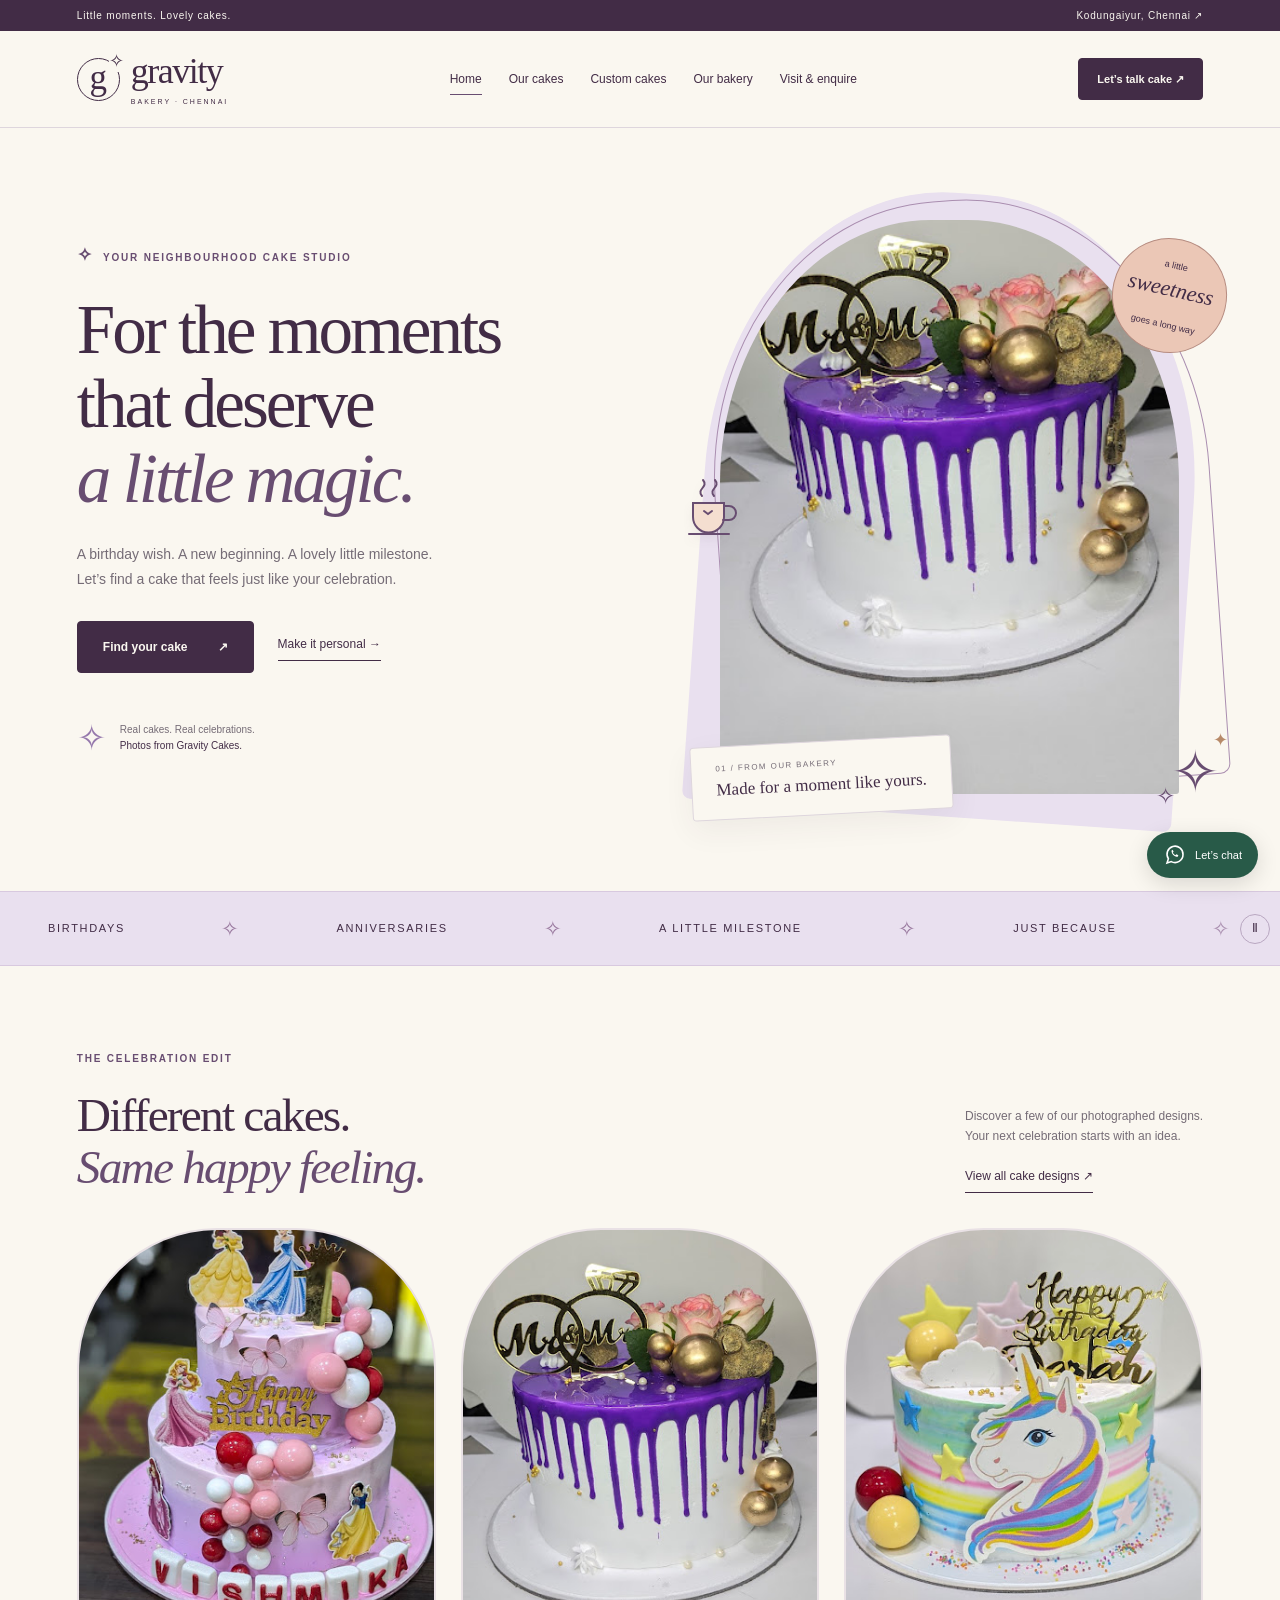
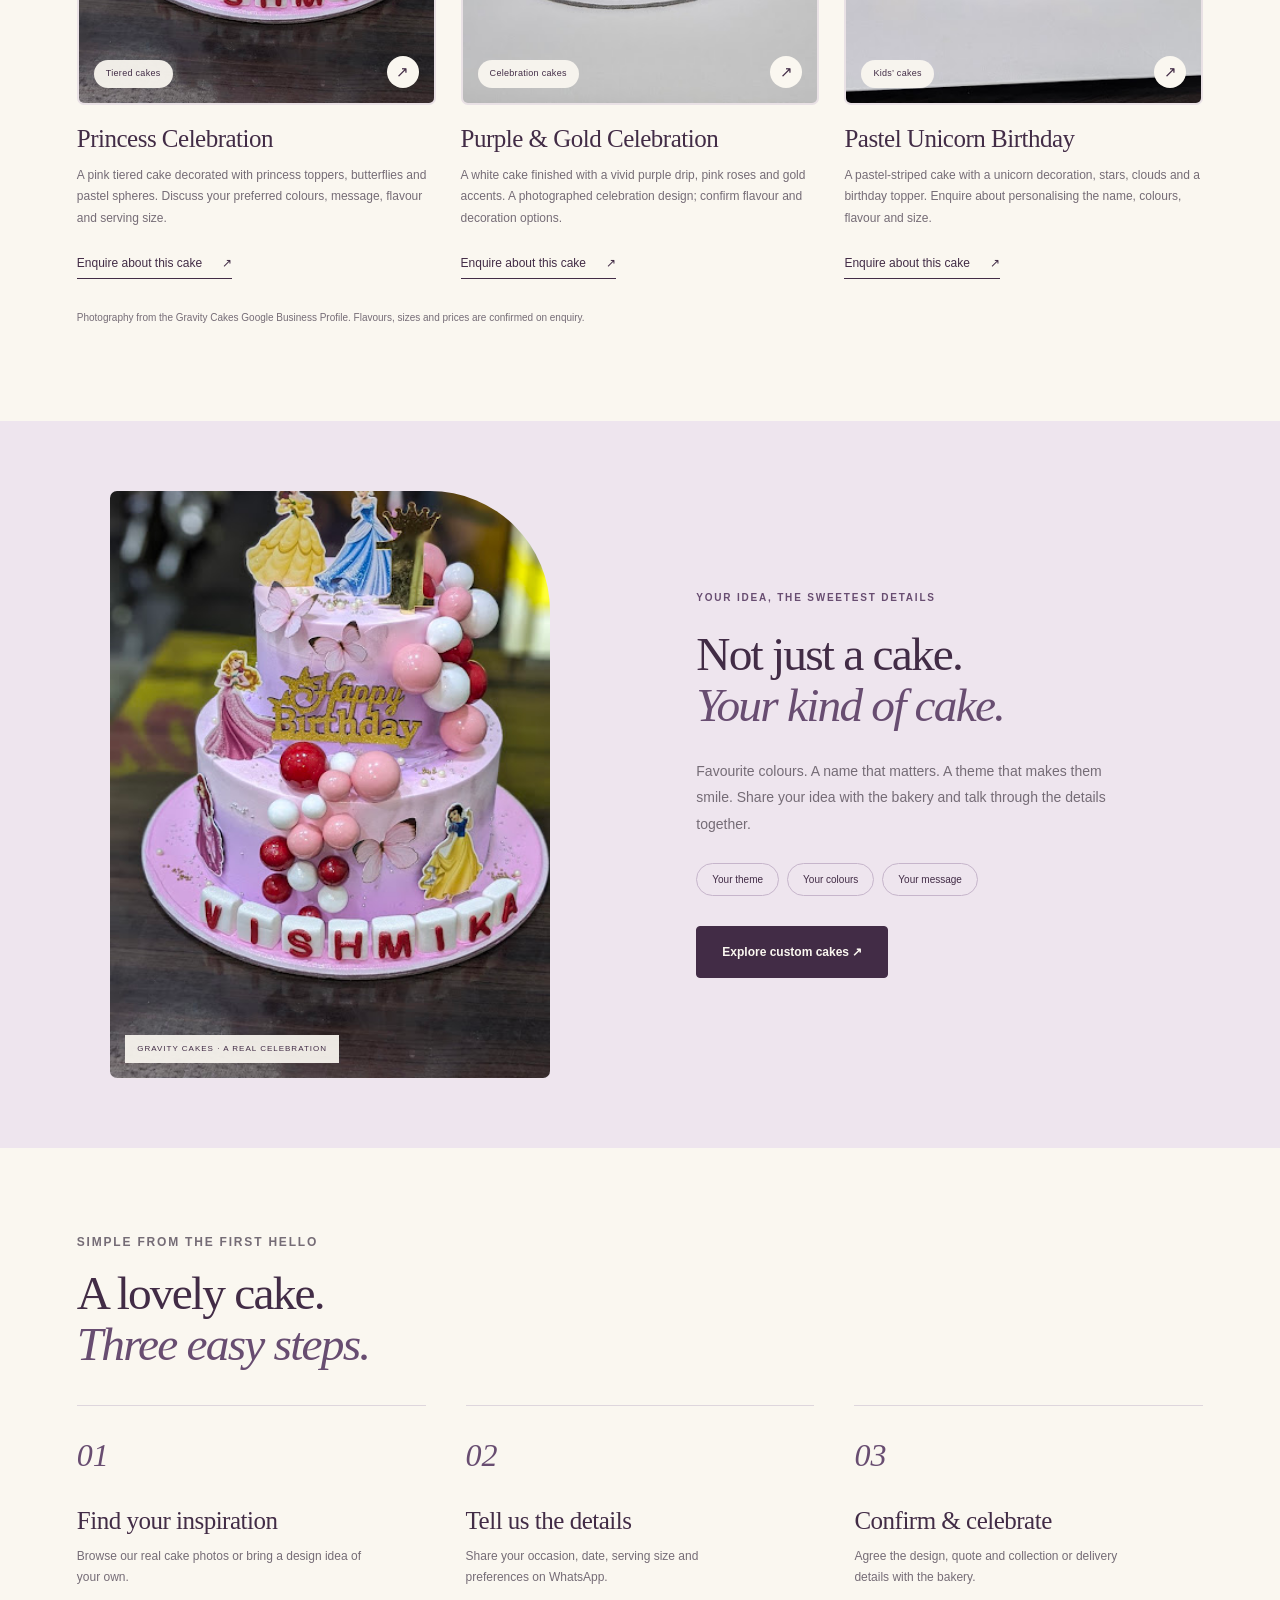
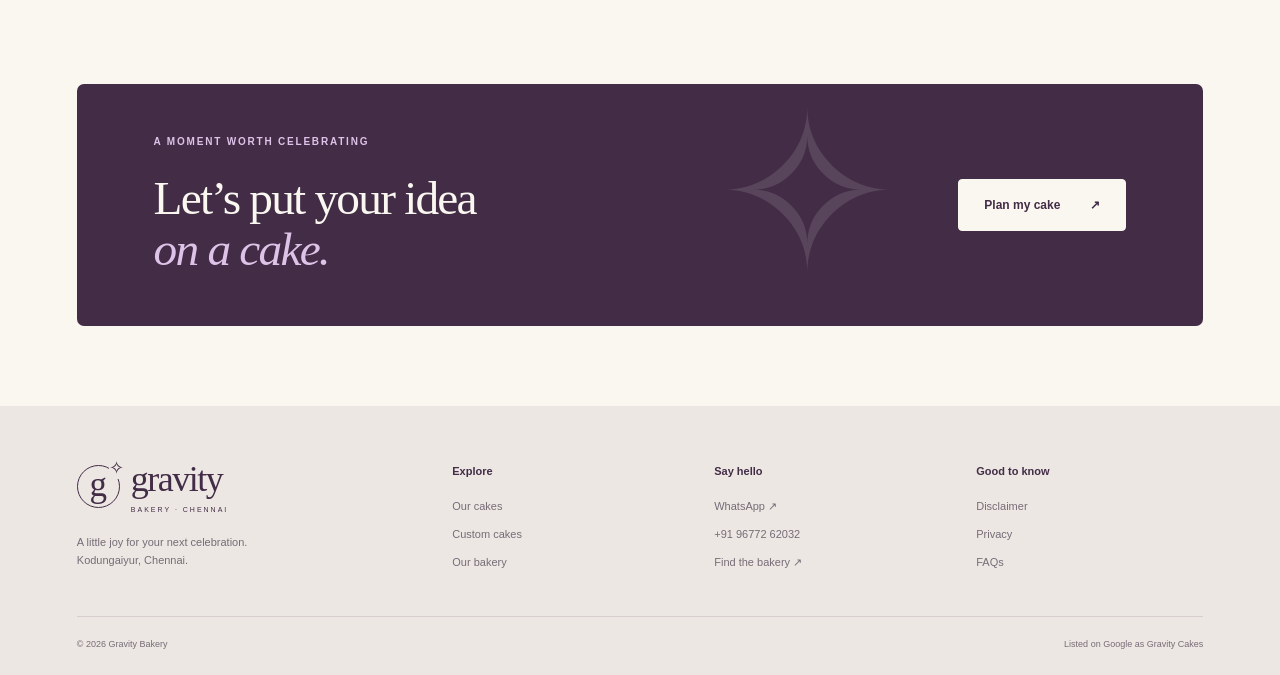
<file: index.html>
<!doctype html><html lang="en"><head><meta charset="utf-8"><meta name="viewport" content="width=device-width,initial-scale=1"><meta name="theme-color" content="#422c46"><meta name="description" content="Explore real Gravity Cakes designs in Kodungaiyur, Chennai. Browse cakes and discuss your celebration directly on WhatsApp."><title>Cakes for your happy moments | Gravity Bakery</title><link rel="icon" href="assets/favicon.svg" type="image/svg+xml"><link rel="stylesheet" href="style.css"></head><body><a class="skip-link" href="#main">Skip to content</a><div class="topbar"><span>Little moments. Lovely cakes.</span><a href="contact.html#visit">Kodungaiyur, Chennai <span aria-hidden="true">↗</span></a></div><header class="site-header"><div class="header-inner wrap"><a class="brand" href="index.html" aria-label="Gravity Bakery home"><span class="brand-mark" aria-hidden="true">g<span>✧</span></span><span class="brand-word">gravity<small>BAKERY · CHENNAI</small></span></a><nav id="navigation" aria-label="Main navigation"><a href="index.html" aria-current="page">Home</a><a href="cakes.html" >Our cakes</a><a href="custom-cakes.html" >Custom cakes</a><a href="about.html" >Our bakery</a><a href="contact.html" >Visit & enquire</a></nav><a class="button header-cta" href="contact.html#enquiry">Let’s talk cake ↗</a><button class="menu-toggle" aria-controls="navigation" aria-expanded="false" aria-label="Open navigation"><span></span><span></span></button></div></header><main id="main"><section class="hero wrap"><div class="hero-copy"><p class="eyebrow"><span class="tiny-star">✧</span> YOUR NEIGHBOURHOOD CAKE STUDIO</p><h1>For the moments<br>that deserve<br><em>a little magic.</em></h1><p class="hero-description">A birthday wish. A new beginning. A lovely little milestone. Let’s find a cake that feels just like your celebration.</p><div class="hero-actions"><a class="button" href="cakes.html">Find your cake <span>↗</span></a><a class="inline-link" href="custom-cakes.html">Make it personal →</a></div><div class="hero-footnote"><span aria-hidden="true">✧</span><p>Real cakes. Real celebrations.<br><strong>Photos from Gravity Cakes.</strong></p></div></div><div class="hero-art"><span class="orbit" aria-hidden="true"></span><div class="hero-photo"><img src="assets/gravity-5.jpg" alt="Gravity Cakes purple drip celebration cake with roses and gold accents" width="381" height="677" class="" decoding="async" fetchpriority="high"></div><span class="photo-stamp">a little<br><em>sweetness</em><br>goes a long way</span><div class="photo-label"><span>01 / FROM OUR BAKERY</span><strong>Made for a moment like yours.</strong></div><span class="hero-spark" aria-hidden="true">✧<i>✦</i><b>✧</b></span><span class="hero-cup" aria-hidden="true"><svg viewBox="0 0 64 64" fill="none"><path class="cup-steam" d="M24 18c-6-7 7-9 1-16M36 18c-6-7 7-9 1-16" stroke="currentColor" stroke-width="2" stroke-linecap="round"/><path d="M15 25h31v14a15 15 0 0 1-31 0V25Z" fill="#f4ded0" stroke="currentColor" stroke-width="2"/><path d="M46 28h5a7 7 0 0 1 0 14h-6M11 56h40" stroke="currentColor" stroke-width="2" stroke-linecap="round"/><path d="m26 33 4 3 4-3" stroke="currentColor" stroke-width="2" stroke-linecap="round"/></svg></span></div></section><div class="occasion-strip" aria-label="Occasions"><div class="marquee-window"><div class="marquee-track"><div class="marquee-group"><span>Birthdays</span><i aria-hidden="true">✧</i><span>Anniversaries</span><i aria-hidden="true">✧</i><span>A little milestone</span><i aria-hidden="true">✧</i><span>Just because</span><i aria-hidden="true">✧</i></div><div class="marquee-group" aria-hidden="true"><span>Birthdays</span><i aria-hidden="true">✧</i><span>Anniversaries</span><i aria-hidden="true">✧</i><span>A little milestone</span><i aria-hidden="true">✧</i><span>Just because</span><i aria-hidden="true">✧</i></div></div></div><button class="marquee-toggle" type="button" aria-label="Pause occasions animation" aria-pressed="false">Ⅱ</button></div><section class="section wrap"><div class="section-heading reveal"><div><p class="eyebrow">THE CELEBRATION EDIT</p><h2>Different cakes.<br><em>Same happy feeling.</em></h2></div><div><p>Discover a few of our photographed designs.<br>Your next celebration starts with an idea.</p><a class="inline-link" href="cakes.html">View all cake designs ↗</a></div></div><div class="cake-grid"><article class="cake-card reveal" data-category="Tiered cakes"><a class="cake-photo" href="cakes.html?cake=0" aria-label="View Princess Celebration"><img src="assets/gravity-1.jpg" alt="Princess Celebration cake photographed by Gravity Cakes" width="381" height="677" class="" decoding="async" loading="lazy"><span class="photo-category">Tiered cakes</span><span class="photo-arrow" aria-hidden="true">↗</span></a><div class="cake-info"><h3><a href="cakes.html?cake=0">Princess Celebration</a></h3><p>A pink tiered cake decorated with princess toppers, butterflies and pastel spheres. Discuss your preferred colours, message, flavour and serving size.</p><a class="inline-link" href="contact.html?cake=0#enquiry">Enquire about this cake <span>↗</span></a></div></article><article class="cake-card reveal" data-category="Celebration cakes"><a class="cake-photo" href="cakes.html?cake=2" aria-label="View Purple & Gold Celebration"><img src="assets/gravity-5.jpg" alt="Purple &amp; Gold Celebration cake photographed by Gravity Cakes" width="381" height="677" class="" decoding="async" loading="lazy"><span class="photo-category">Celebration cakes</span><span class="photo-arrow" aria-hidden="true">↗</span></a><div class="cake-info"><h3><a href="cakes.html?cake=2">Purple & Gold Celebration</a></h3><p>A white cake finished with a vivid purple drip, pink roses and gold accents. A photographed celebration design; confirm flavour and decoration options.</p><a class="inline-link" href="contact.html?cake=2#enquiry">Enquire about this cake <span>↗</span></a></div></article><article class="cake-card reveal" data-category="Kids’ cakes"><a class="cake-photo" href="cakes.html?cake=4" aria-label="View Pastel Unicorn Birthday"><img src="assets/gravity-7.jpg" alt="Pastel Unicorn Birthday cake photographed by Gravity Cakes" width="381" height="677" class="" decoding="async" loading="lazy"><span class="photo-category">Kids’ cakes</span><span class="photo-arrow" aria-hidden="true">↗</span></a><div class="cake-info"><h3><a href="cakes.html?cake=4">Pastel Unicorn Birthday</a></h3><p>A pastel-striped cake with a unicorn decoration, stars, clouds and a birthday topper. Enquire about personalising the name, colours, flavour and size.</p><a class="inline-link" href="contact.html?cake=4#enquiry">Enquire about this cake <span>↗</span></a></div></article></div><p class="source-note">Photography from the Gravity Cakes Google Business Profile. Flavours, sizes and prices are confirmed on enquiry.</p></section><section class="custom-feature"><div class="wrap split"><div class="editorial-photo reveal"><img src="assets/gravity-1.jpg" alt="Gravity Cakes pink princess birthday cake" width="381" height="677" class="" decoding="async" loading="lazy"><span class="photo-credit">GRAVITY CAKES · A REAL CELEBRATION</span></div><div class="custom-copy reveal"><p class="eyebrow">YOUR IDEA, THE SWEETEST DETAILS</p><h2>Not just a cake.<br><em>Your kind of cake.</em></h2><p>Favourite colours. A name that matters. A theme that makes them smile. Share your idea with the bakery and talk through the details together.</p><div class="detail-tags"><span>Your theme</span><span>Your colours</span><span>Your message</span></div><a class="button" href="custom-cakes.html">Explore custom cakes ↗</a></div></div></section><section class="section wrap"><div class="section-heading reveal"><div><p class="eyebrow">SIMPLE FROM THE FIRST HELLO</p><h2>A lovely cake.<br><em>Three easy steps.</em></h2></div></div><div class="steps"><article><span>01</span><h3>Find your inspiration</h3><p>Browse our real cake photos or bring a design idea of your own.</p></article><article><span>02</span><h3>Tell us the details</h3><p>Share your occasion, date, serving size and preferences on WhatsApp.</p></article><article><span>03</span><h3>Confirm & celebrate</h3><p>Agree the design, quote and collection or delivery details with the bakery.</p></article></div></section><section class="cta-band wrap reveal"><div><p class="eyebrow">A MOMENT WORTH CELEBRATING</p><h2>Let’s put your idea<br><em>on a cake.</em></h2></div><a class="button cream" href="contact.html#enquiry">Plan my cake <span>↗</span></a><span class="cta-spark" aria-hidden="true">✧</span></section></main><footer><div class="footer-top wrap"><div><a class="brand" href="index.html" aria-label="Gravity Bakery home"><span class="brand-mark" aria-hidden="true">g<span>✧</span></span><span class="brand-word">gravity<small>BAKERY · CHENNAI</small></span></a><p>A little joy for your next celebration.<br>Kodungaiyur, Chennai.</p></div><div><h3>Explore</h3><a href="cakes.html">Our cakes</a><a href="custom-cakes.html">Custom cakes</a><a href="about.html">Our bakery</a></div><div><h3>Say hello</h3><a href="https://wa.me/919677262032" target="_blank" rel="noopener noreferrer">WhatsApp ↗</a><a href="tel:+919677262032">+91 96772 62032</a><a href="contact.html#visit">Find the bakery ↗</a></div><div><h3>Good to know</h3><a href="disclaimer.html">Disclaimer</a><a href="privacy.html">Privacy</a><a href="contact.html#faq">FAQs</a></div></div><div class="footer-bottom wrap"><span>© <span id="year">2026</span> Gravity Bakery</span><span>Listed on Google as Gravity Cakes</span></div></footer><a class="floating-chat" href="https://wa.me/919677262032" target="_blank" rel="noopener noreferrer" aria-label="Chat with Gravity Bakery on WhatsApp"><svg viewBox="0 0 24 24" fill="none" aria-hidden="true"><path d="M20 11.5a8 8 0 0 1-11.7 7.1L4 20l1.4-4.3A8 8 0 1 1 20 11.5Z" stroke="currentColor" stroke-width="1.6"/><path d="M8.4 7.7c.4 3.6 2.4 5.7 6 6.3l1-1.7-2-1-1 1c-1.2-.6-2-1.4-2.6-2.7l.8-.8-.9-2Z" fill="currentColor"/></svg><span>Let’s chat</span></a><script src="app.js" defer></script></body></html>
</file>
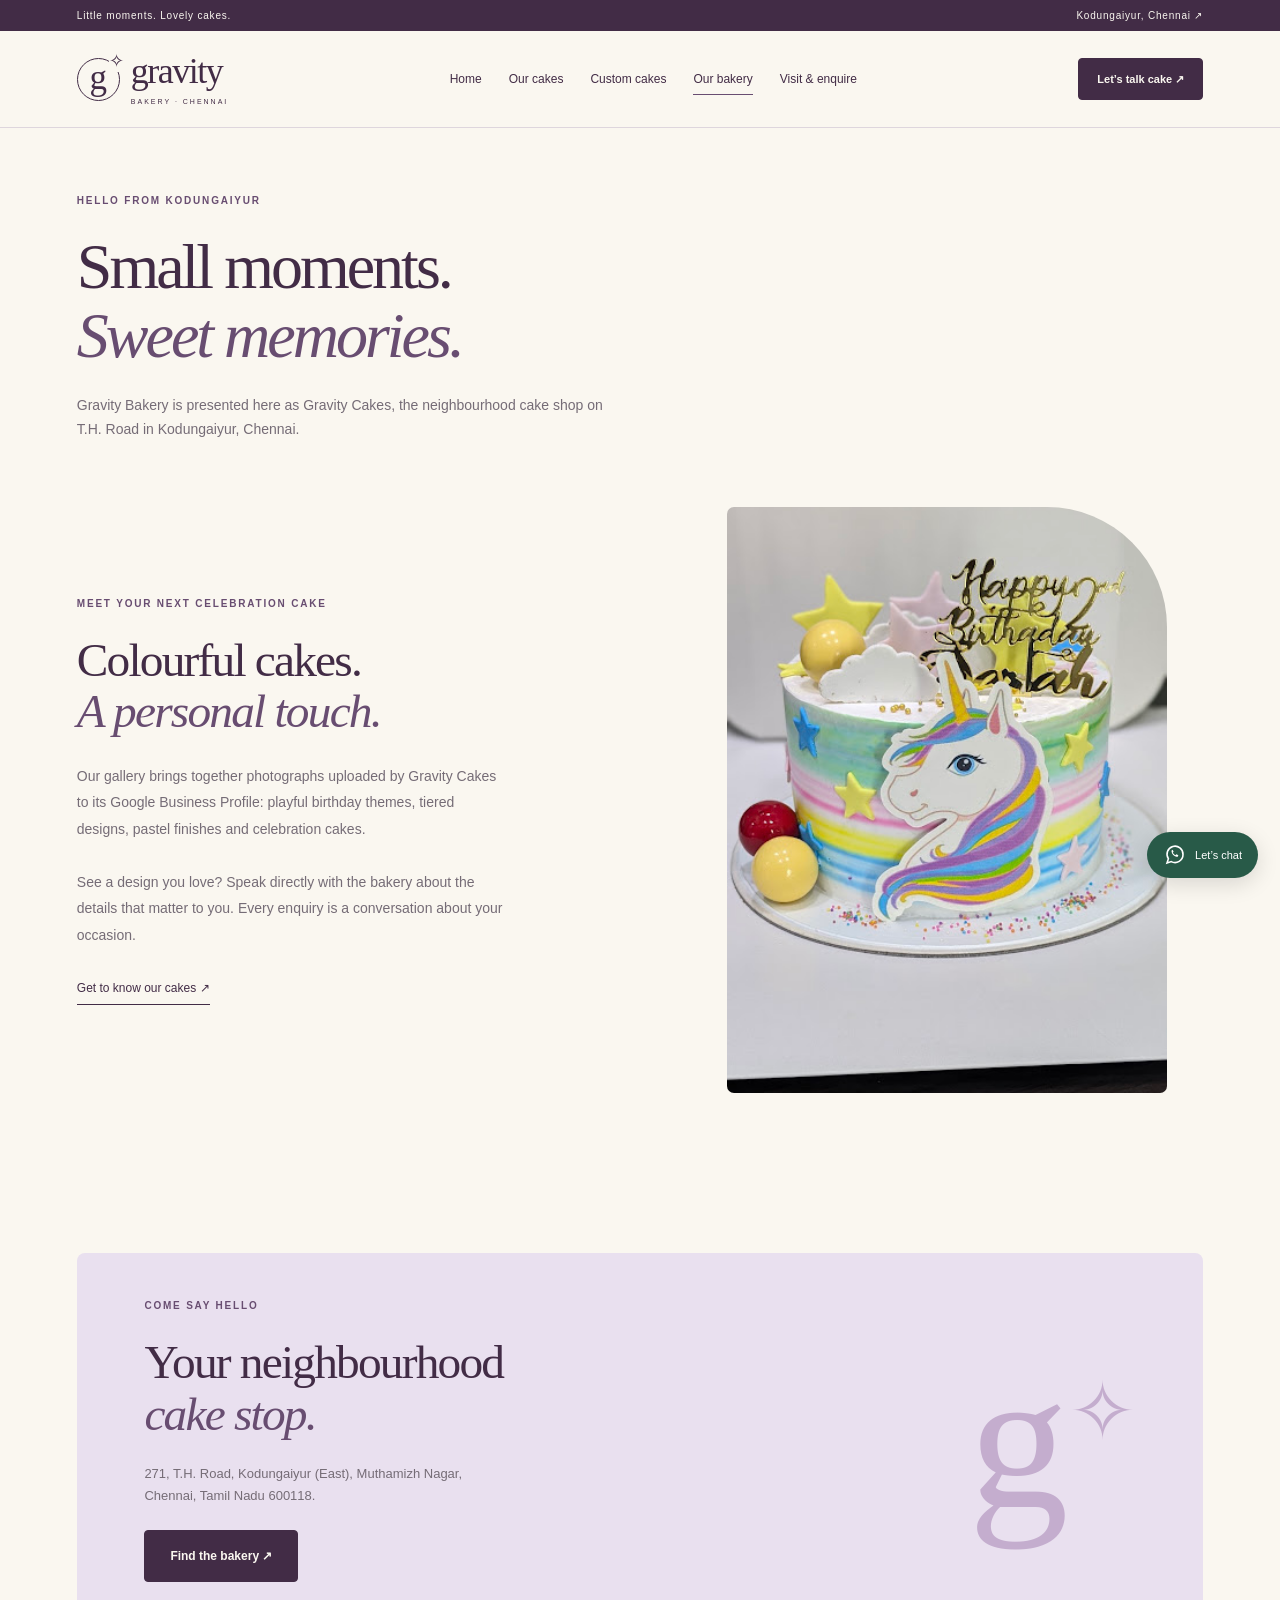
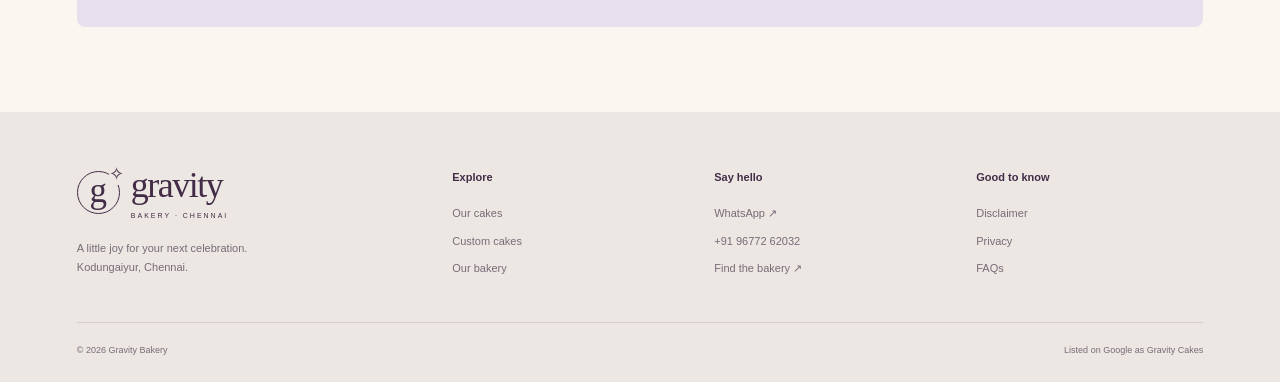
<file: about.html>
<!doctype html><html lang="en"><head><meta charset="utf-8"><meta name="viewport" content="width=device-width,initial-scale=1"><meta name="theme-color" content="#422c46"><meta name="description" content="Meet Gravity Cakes in Kodungaiyur, Chennai. View the bakery’s real cake designs and speak directly with the team."><title>Our bakery | Gravity Bakery</title><link rel="icon" href="assets/favicon.svg" type="image/svg+xml"><link rel="stylesheet" href="style.css"></head><body><a class="skip-link" href="#main">Skip to content</a><div class="topbar"><span>Little moments. Lovely cakes.</span><a href="contact.html#visit">Kodungaiyur, Chennai <span aria-hidden="true">↗</span></a></div><header class="site-header"><div class="header-inner wrap"><a class="brand" href="index.html" aria-label="Gravity Bakery home"><span class="brand-mark" aria-hidden="true">g<span>✧</span></span><span class="brand-word">gravity<small>BAKERY · CHENNAI</small></span></a><nav id="navigation" aria-label="Main navigation"><a href="index.html" >Home</a><a href="cakes.html" >Our cakes</a><a href="custom-cakes.html" >Custom cakes</a><a href="about.html" aria-current="page">Our bakery</a><a href="contact.html" >Visit & enquire</a></nav><a class="button header-cta" href="contact.html#enquiry">Let’s talk cake ↗</a><button class="menu-toggle" aria-controls="navigation" aria-expanded="false" aria-label="Open navigation"><span></span><span></span></button></div></header><main id="main"><section class="page-intro wrap"><p class="eyebrow">HELLO FROM KODUNGAIYUR</p><h1>Small moments.<br><em>Sweet memories.</em></h1><p>Gravity Bakery is presented here as Gravity Cakes, the neighbourhood cake shop on T.H. Road in Kodungaiyur, Chennai.</p></section><section class="wrap about-layout"><div class="about-copy"><p class="eyebrow">MEET YOUR NEXT CELEBRATION CAKE</p><h2>Colourful cakes.<br><em>A personal touch.</em></h2><p>Our gallery brings together photographs uploaded by Gravity Cakes to its Google Business Profile: playful birthday themes, tiered designs, pastel finishes and celebration cakes.</p><p>See a design you love? Speak directly with the bakery about the details that matter to you. Every enquiry is a conversation about your occasion.</p><a class="inline-link" href="cakes.html">Get to know our cakes ↗</a></div><div class="editorial-photo"><img src="assets/gravity-7.jpg" alt="Pastel unicorn birthday cake from Gravity Cakes" width="381" height="677" class="" decoding="async" fetchpriority="high"></div></section><section class="section wrap"><div class="visit-card"><div><p class="eyebrow">COME SAY HELLO</p><h2>Your neighbourhood<br><em>cake stop.</em></h2><p>271, T.H. Road, Kodungaiyur (East), Muthamizh Nagar,<br>Chennai, Tamil Nadu 600118.</p><a class="button" href="contact.html#visit">Find the bakery ↗</a></div><span class="visit-art" aria-hidden="true">g<sup>✧</sup></span></div></section></main><footer><div class="footer-top wrap"><div><a class="brand" href="index.html" aria-label="Gravity Bakery home"><span class="brand-mark" aria-hidden="true">g<span>✧</span></span><span class="brand-word">gravity<small>BAKERY · CHENNAI</small></span></a><p>A little joy for your next celebration.<br>Kodungaiyur, Chennai.</p></div><div><h3>Explore</h3><a href="cakes.html">Our cakes</a><a href="custom-cakes.html">Custom cakes</a><a href="about.html">Our bakery</a></div><div><h3>Say hello</h3><a href="https://wa.me/919677262032" target="_blank" rel="noopener noreferrer">WhatsApp ↗</a><a href="tel:+919677262032">+91 96772 62032</a><a href="contact.html#visit">Find the bakery ↗</a></div><div><h3>Good to know</h3><a href="disclaimer.html">Disclaimer</a><a href="privacy.html">Privacy</a><a href="contact.html#faq">FAQs</a></div></div><div class="footer-bottom wrap"><span>© <span id="year">2026</span> Gravity Bakery</span><span>Listed on Google as Gravity Cakes</span></div></footer><a class="floating-chat" href="https://wa.me/919677262032" target="_blank" rel="noopener noreferrer" aria-label="Chat with Gravity Bakery on WhatsApp"><svg viewBox="0 0 24 24" fill="none" aria-hidden="true"><path d="M20 11.5a8 8 0 0 1-11.7 7.1L4 20l1.4-4.3A8 8 0 1 1 20 11.5Z" stroke="currentColor" stroke-width="1.6"/><path d="M8.4 7.7c.4 3.6 2.4 5.7 6 6.3l1-1.7-2-1-1 1c-1.2-.6-2-1.4-2.6-2.7l.8-.8-.9-2Z" fill="currentColor"/></svg><span>Let’s chat</span></a><script src="app.js" defer></script></body></html>
</file>
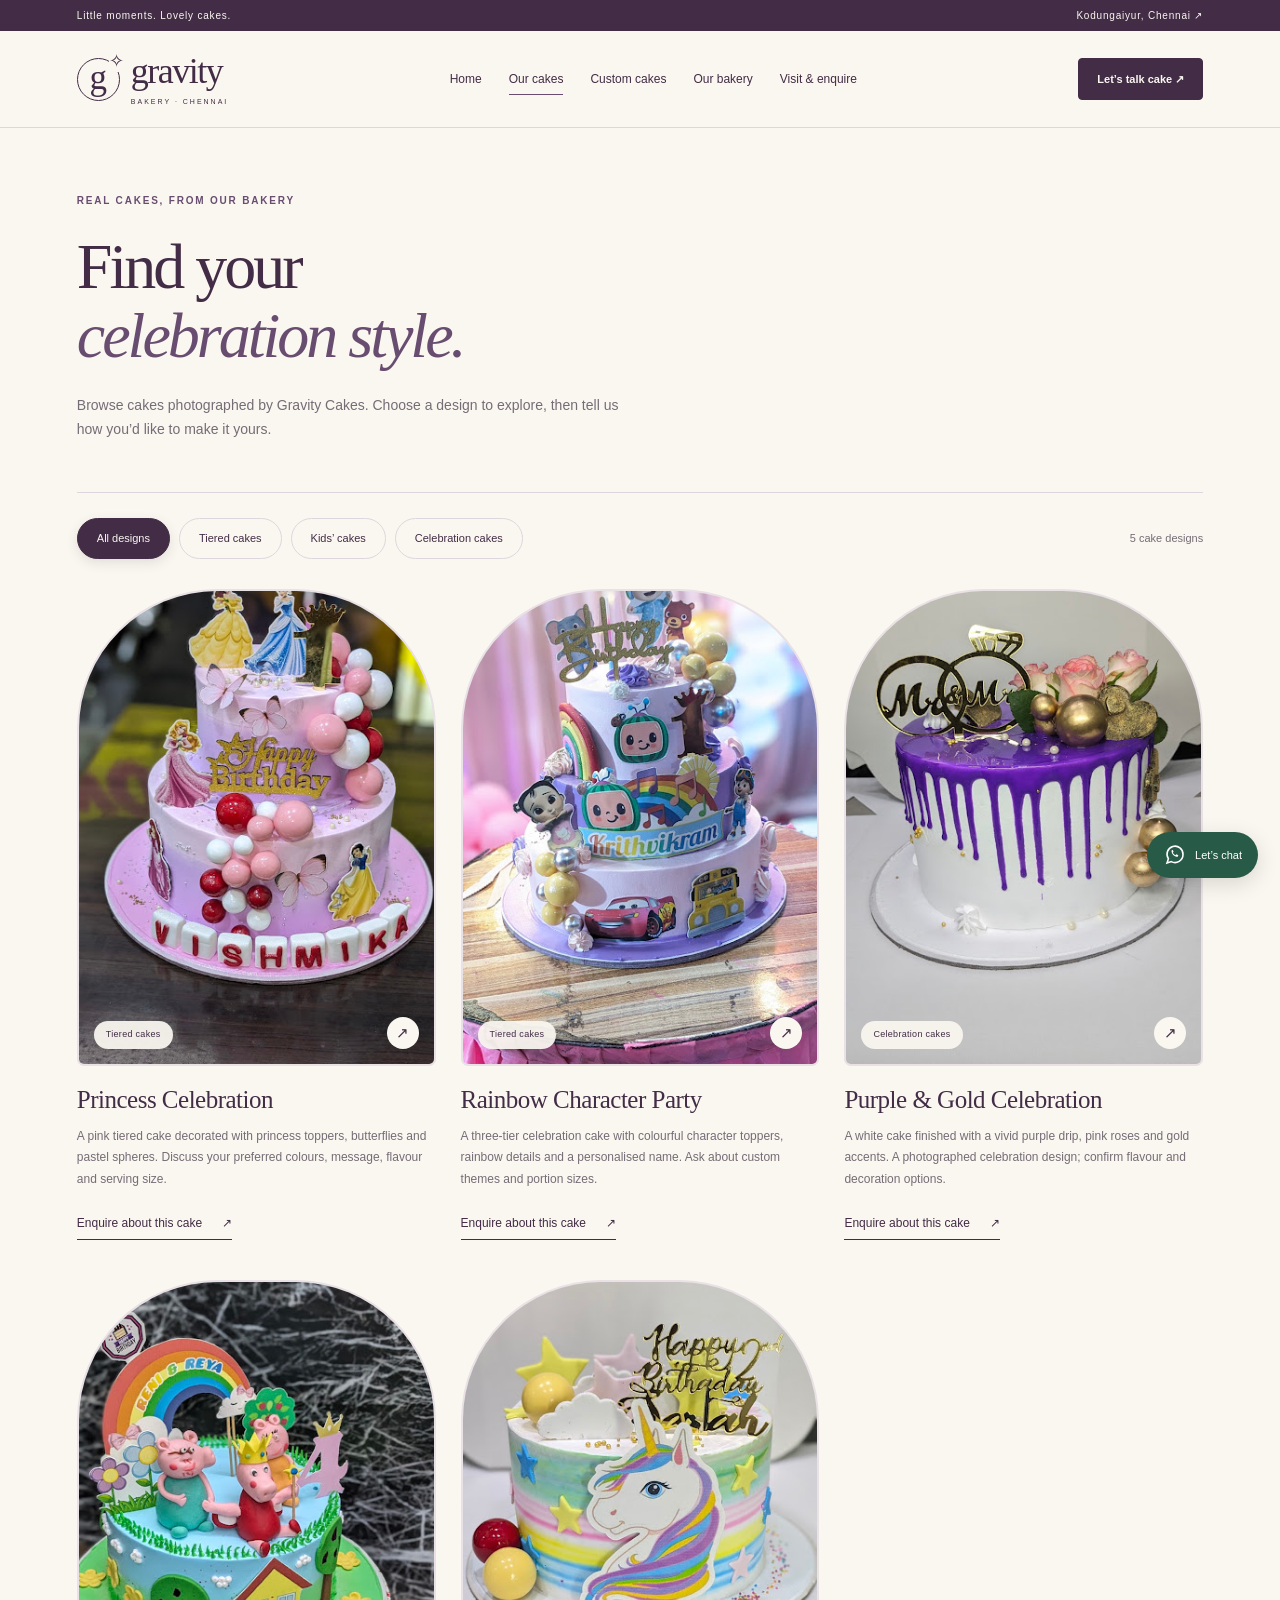
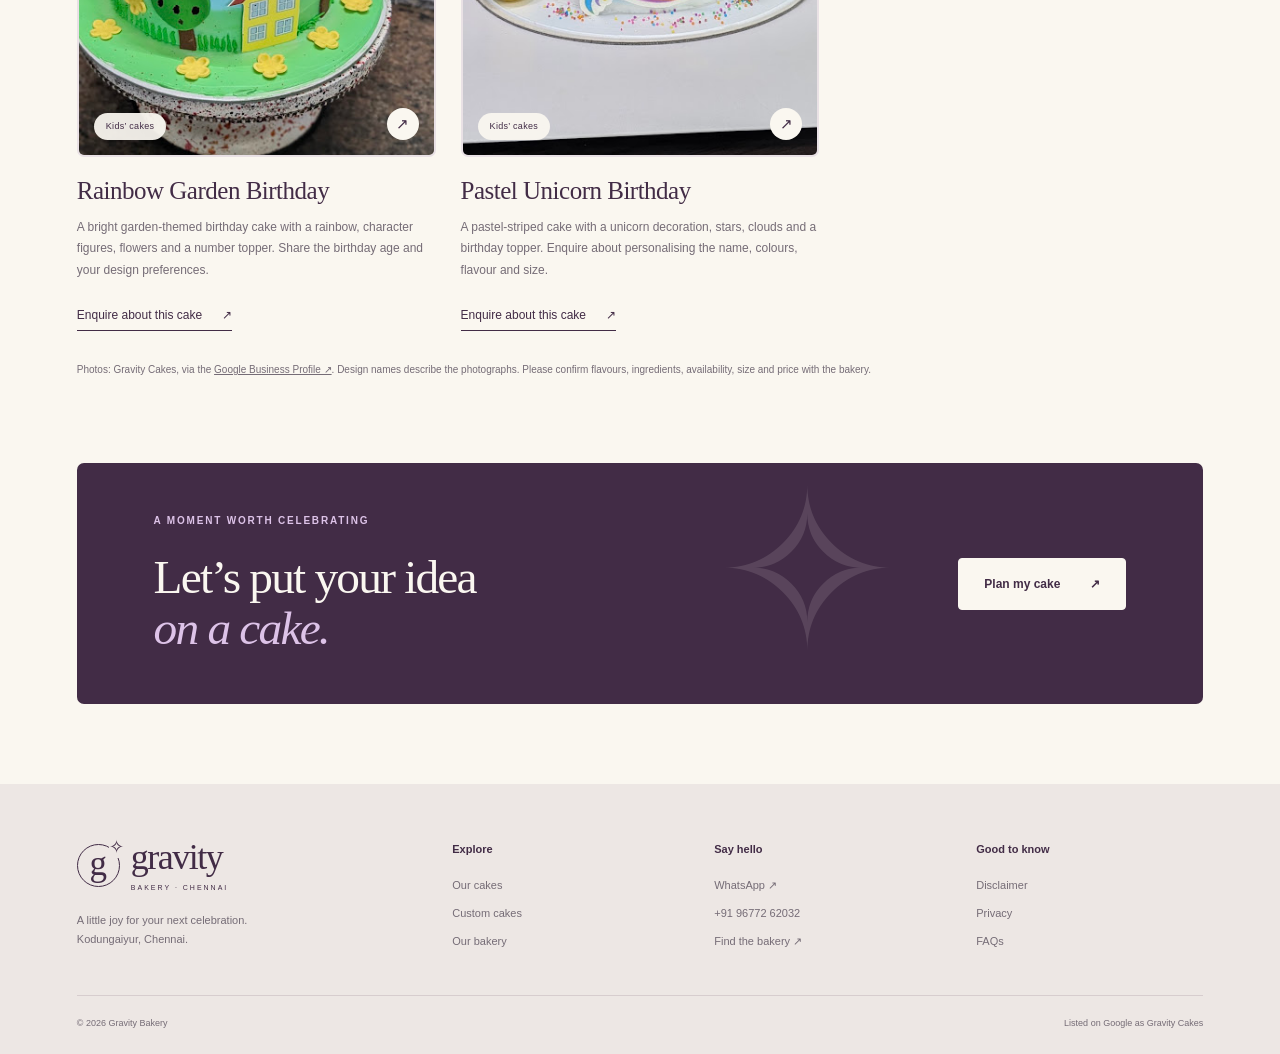
<file: cakes.html>
<!doctype html><html lang="en"><head><meta charset="utf-8"><meta name="viewport" content="width=device-width,initial-scale=1"><meta name="theme-color" content="#422c46"><meta name="description" content="Browse authentic Gravity Cakes photographs: tiered cakes, kids’ birthday cakes and celebration designs."><title>Our cake gallery | Gravity Bakery</title><link rel="icon" href="assets/favicon.svg" type="image/svg+xml"><link rel="stylesheet" href="style.css"></head><body><a class="skip-link" href="#main">Skip to content</a><div class="topbar"><span>Little moments. Lovely cakes.</span><a href="contact.html#visit">Kodungaiyur, Chennai <span aria-hidden="true">↗</span></a></div><header class="site-header"><div class="header-inner wrap"><a class="brand" href="index.html" aria-label="Gravity Bakery home"><span class="brand-mark" aria-hidden="true">g<span>✧</span></span><span class="brand-word">gravity<small>BAKERY · CHENNAI</small></span></a><nav id="navigation" aria-label="Main navigation"><a href="index.html" >Home</a><a href="cakes.html" aria-current="page">Our cakes</a><a href="custom-cakes.html" >Custom cakes</a><a href="about.html" >Our bakery</a><a href="contact.html" >Visit & enquire</a></nav><a class="button header-cta" href="contact.html#enquiry">Let’s talk cake ↗</a><button class="menu-toggle" aria-controls="navigation" aria-expanded="false" aria-label="Open navigation"><span></span><span></span></button></div></header><main id="main"><section class="page-intro wrap"><p class="eyebrow">REAL CAKES, FROM OUR BAKERY</p><h1>Find your<br><em>celebration style.</em></h1><p>Browse cakes photographed by Gravity Cakes. Choose a design to explore, then tell us how you’d like to make it yours.</p></section><section class="wrap catalog-section"><div class="catalog-toolbar"><div class="filters" aria-label="Cake categories"><button type="button" data-filter="All" aria-pressed="true" class="filter active">All designs</button><button type="button" data-filter="Tiered cakes" aria-pressed="false" class="filter ">Tiered cakes</button><button type="button" data-filter="Kids’ cakes" aria-pressed="false" class="filter ">Kids’ cakes</button><button type="button" data-filter="Celebration cakes" aria-pressed="false" class="filter ">Celebration cakes</button></div><span id="result-count" role="status">5 cake designs</span></div><div class="cake-grid" id="catalog"><article class="cake-card reveal" data-category="Tiered cakes"><a class="cake-photo" href="cakes.html?cake=0" aria-label="View Princess Celebration"><img src="assets/gravity-1.jpg" alt="Princess Celebration cake photographed by Gravity Cakes" width="381" height="677" class="" decoding="async" loading="lazy"><span class="photo-category">Tiered cakes</span><span class="photo-arrow" aria-hidden="true">↗</span></a><div class="cake-info"><h3><a href="cakes.html?cake=0">Princess Celebration</a></h3><p>A pink tiered cake decorated with princess toppers, butterflies and pastel spheres. Discuss your preferred colours, message, flavour and serving size.</p><a class="inline-link" href="contact.html?cake=0#enquiry">Enquire about this cake <span>↗</span></a></div></article><article class="cake-card reveal" data-category="Tiered cakes"><a class="cake-photo" href="cakes.html?cake=1" aria-label="View Rainbow Character Party"><img src="assets/gravity-4.jpg" alt="Rainbow Character Party cake photographed by Gravity Cakes" width="381" height="677" class="" decoding="async" loading="lazy"><span class="photo-category">Tiered cakes</span><span class="photo-arrow" aria-hidden="true">↗</span></a><div class="cake-info"><h3><a href="cakes.html?cake=1">Rainbow Character Party</a></h3><p>A three-tier celebration cake with colourful character toppers, rainbow details and a personalised name. Ask about custom themes and portion sizes.</p><a class="inline-link" href="contact.html?cake=1#enquiry">Enquire about this cake <span>↗</span></a></div></article><article class="cake-card reveal" data-category="Celebration cakes"><a class="cake-photo" href="cakes.html?cake=2" aria-label="View Purple & Gold Celebration"><img src="assets/gravity-5.jpg" alt="Purple &amp; Gold Celebration cake photographed by Gravity Cakes" width="381" height="677" class="" decoding="async" loading="lazy"><span class="photo-category">Celebration cakes</span><span class="photo-arrow" aria-hidden="true">↗</span></a><div class="cake-info"><h3><a href="cakes.html?cake=2">Purple & Gold Celebration</a></h3><p>A white cake finished with a vivid purple drip, pink roses and gold accents. A photographed celebration design; confirm flavour and decoration options.</p><a class="inline-link" href="contact.html?cake=2#enquiry">Enquire about this cake <span>↗</span></a></div></article><article class="cake-card reveal" data-category="Kids’ cakes"><a class="cake-photo" href="cakes.html?cake=3" aria-label="View Rainbow Garden Birthday"><img src="assets/gravity-6.jpg" alt="Rainbow Garden Birthday cake photographed by Gravity Cakes" width="381" height="677" class="" decoding="async" loading="lazy"><span class="photo-category">Kids’ cakes</span><span class="photo-arrow" aria-hidden="true">↗</span></a><div class="cake-info"><h3><a href="cakes.html?cake=3">Rainbow Garden Birthday</a></h3><p>A bright garden-themed birthday cake with a rainbow, character figures, flowers and a number topper. Share the birthday age and your design preferences.</p><a class="inline-link" href="contact.html?cake=3#enquiry">Enquire about this cake <span>↗</span></a></div></article><article class="cake-card reveal" data-category="Kids’ cakes"><a class="cake-photo" href="cakes.html?cake=4" aria-label="View Pastel Unicorn Birthday"><img src="assets/gravity-7.jpg" alt="Pastel Unicorn Birthday cake photographed by Gravity Cakes" width="381" height="677" class="" decoding="async" loading="lazy"><span class="photo-category">Kids’ cakes</span><span class="photo-arrow" aria-hidden="true">↗</span></a><div class="cake-info"><h3><a href="cakes.html?cake=4">Pastel Unicorn Birthday</a></h3><p>A pastel-striped cake with a unicorn decoration, stars, clouds and a birthday topper. Enquire about personalising the name, colours, flavour and size.</p><a class="inline-link" href="contact.html?cake=4#enquiry">Enquire about this cake <span>↗</span></a></div></article></div><p class="source-note">Photos: Gravity Cakes, via the <a href="https://www.google.com/maps/place/Gravity+Cakes/@13.13355,80.2536103,850m/data=!3m1!1e3!4m15!1m8!3m7!1s0x3a52656b8f912ea7:0x97623b317ac9c56a!2sGravity+Cakes!8m2!3d13.1335731!4d80.2534651!10e5!16s%2Fg%2F11rpw91cw5!3m5!1s0x3a52656b8f912ea7:0x97623b317ac9c56a!8m2!3d13.1335731!4d80.2534651!16s%2Fg%2F11rpw91cw5" target="_blank" rel="noopener noreferrer">Google Business Profile ↗</a>. Design names describe the photographs. Please confirm flavours, ingredients, availability, size and price with the bakery.</p></section><dialog id="cake-dialog" aria-labelledby="dialog-title"><button class="dialog-close" aria-label="Close cake details">×</button><div class="dialog-body"><div id="dialog-image"></div><div class="dialog-copy"><p class="eyebrow" id="dialog-category"></p><h2 id="dialog-title"></h2><p id="dialog-description"></p><p class="dialog-note">Want this design for your celebration? Ask about flavour, serving size, personalisation, price and availability.</p><a class="button" id="dialog-enquire" href="contact.html#enquiry">Enquire about this cake ↗</a><small>Photograph from Gravity Cakes’ Google Profile.</small></div></div></dialog><section class="cta-band wrap reveal"><div><p class="eyebrow">A MOMENT WORTH CELEBRATING</p><h2>Let’s put your idea<br><em>on a cake.</em></h2></div><a class="button cream" href="contact.html#enquiry">Plan my cake <span>↗</span></a><span class="cta-spark" aria-hidden="true">✧</span></section></main><footer><div class="footer-top wrap"><div><a class="brand" href="index.html" aria-label="Gravity Bakery home"><span class="brand-mark" aria-hidden="true">g<span>✧</span></span><span class="brand-word">gravity<small>BAKERY · CHENNAI</small></span></a><p>A little joy for your next celebration.<br>Kodungaiyur, Chennai.</p></div><div><h3>Explore</h3><a href="cakes.html">Our cakes</a><a href="custom-cakes.html">Custom cakes</a><a href="about.html">Our bakery</a></div><div><h3>Say hello</h3><a href="https://wa.me/919677262032" target="_blank" rel="noopener noreferrer">WhatsApp ↗</a><a href="tel:+919677262032">+91 96772 62032</a><a href="contact.html#visit">Find the bakery ↗</a></div><div><h3>Good to know</h3><a href="disclaimer.html">Disclaimer</a><a href="privacy.html">Privacy</a><a href="contact.html#faq">FAQs</a></div></div><div class="footer-bottom wrap"><span>© <span id="year">2026</span> Gravity Bakery</span><span>Listed on Google as Gravity Cakes</span></div></footer><a class="floating-chat" href="https://wa.me/919677262032" target="_blank" rel="noopener noreferrer" aria-label="Chat with Gravity Bakery on WhatsApp"><svg viewBox="0 0 24 24" fill="none" aria-hidden="true"><path d="M20 11.5a8 8 0 0 1-11.7 7.1L4 20l1.4-4.3A8 8 0 1 1 20 11.5Z" stroke="currentColor" stroke-width="1.6"/><path d="M8.4 7.7c.4 3.6 2.4 5.7 6 6.3l1-1.7-2-1-1 1c-1.2-.6-2-1.4-2.6-2.7l.8-.8-.9-2Z" fill="currentColor"/></svg><span>Let’s chat</span></a><script src="app.js" defer></script></body></html>
</file>
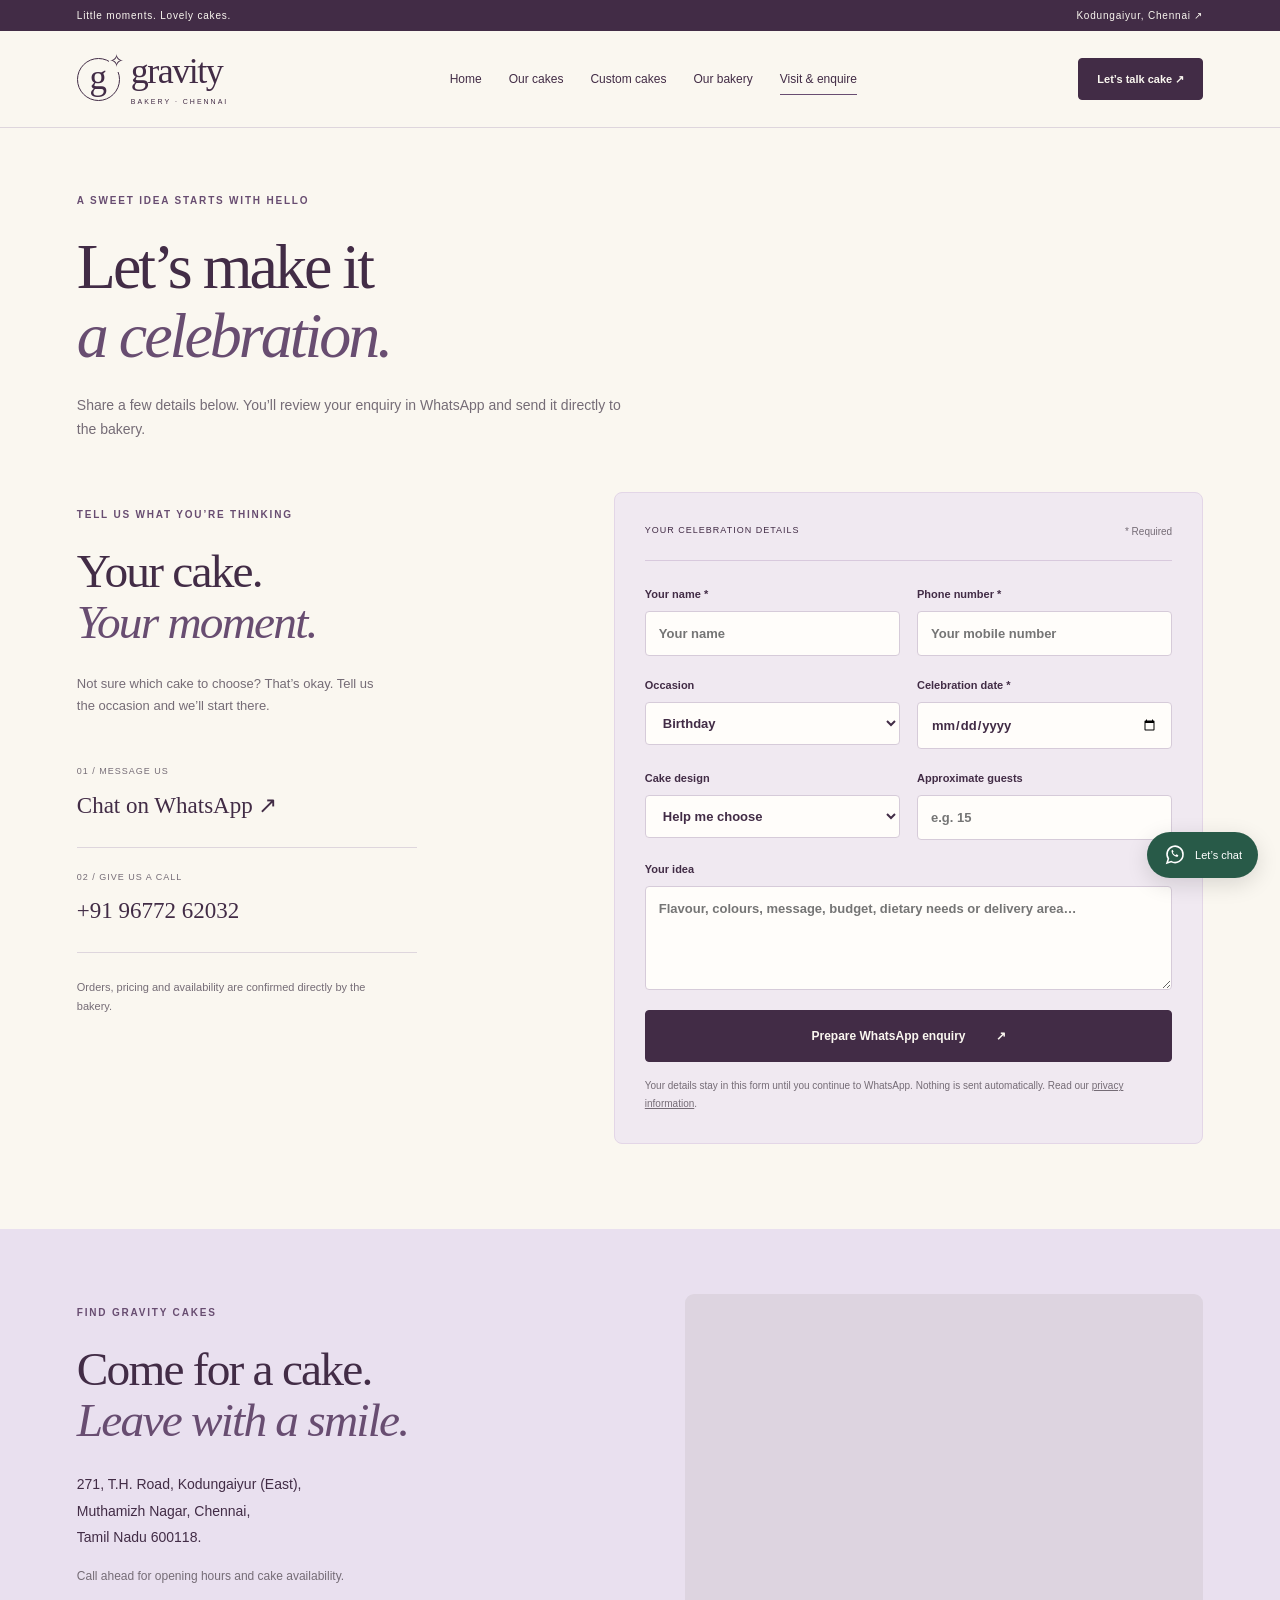
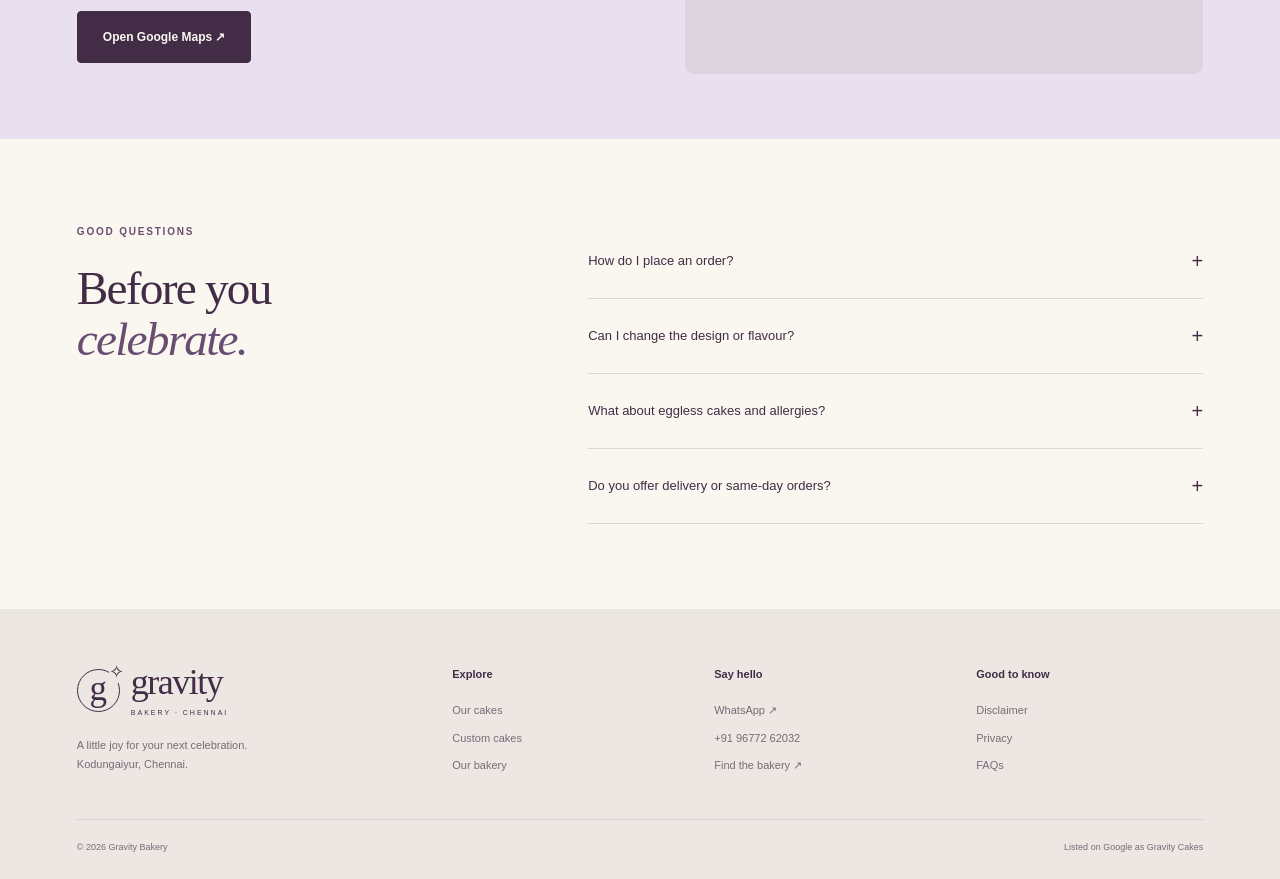
<file: contact.html>
<!doctype html><html lang="en"><head><meta charset="utf-8"><meta name="viewport" content="width=device-width,initial-scale=1"><meta name="theme-color" content="#422c46"><meta name="description" content="Enquire about a cake on WhatsApp or find Gravity Cakes at 271 T.H. Road, Kodungaiyur, Chennai. Contact details, form and Google Map."><title>Visit & enquire | Gravity Bakery</title><link rel="icon" href="assets/favicon.svg" type="image/svg+xml"><link rel="stylesheet" href="style.css"></head><body><a class="skip-link" href="#main">Skip to content</a><div class="topbar"><span>Little moments. Lovely cakes.</span><a href="contact.html#visit">Kodungaiyur, Chennai <span aria-hidden="true">↗</span></a></div><header class="site-header"><div class="header-inner wrap"><a class="brand" href="index.html" aria-label="Gravity Bakery home"><span class="brand-mark" aria-hidden="true">g<span>✧</span></span><span class="brand-word">gravity<small>BAKERY · CHENNAI</small></span></a><nav id="navigation" aria-label="Main navigation"><a href="index.html" >Home</a><a href="cakes.html" >Our cakes</a><a href="custom-cakes.html" >Custom cakes</a><a href="about.html" >Our bakery</a><a href="contact.html" aria-current="page">Visit & enquire</a></nav><a class="button header-cta" href="contact.html#enquiry">Let’s talk cake ↗</a><button class="menu-toggle" aria-controls="navigation" aria-expanded="false" aria-label="Open navigation"><span></span><span></span></button></div></header><main id="main"><section class="page-intro wrap"><p class="eyebrow">A SWEET IDEA STARTS WITH HELLO</p><h1>Let’s make it<br><em>a celebration.</em></h1><p>Share a few details below. You’ll review your enquiry in WhatsApp and send it directly to the bakery.</p></section><section class="wrap enquiry-layout" id="enquiry"><div class="enquiry-aside"><p class="eyebrow">TELL US WHAT YOU’RE THINKING</p><h2>Your cake.<br><em>Your moment.</em></h2><p>Not sure which cake to choose? That’s okay. Tell us the occasion and we’ll start there.</p><div class="contact-option"><span>01 / MESSAGE US</span><a href="https://wa.me/919677262032" target="_blank" rel="noopener noreferrer">Chat on WhatsApp ↗</a></div><div class="contact-option"><span>02 / GIVE US A CALL</span><a href="tel:+919677262032">+91 96772 62032</a></div><p class="quiet-note">Orders, pricing and availability are confirmed directly by the bakery.</p></div><form id="inquiry"><div class="form-heading"><span>YOUR CELEBRATION DETAILS</span><small>* Required</small></div><div class="form-row"><label>Your name *<input name="name" autocomplete="name" required maxlength="80" placeholder="Your name"></label><label>Phone number *<input name="phone" type="tel" autocomplete="tel" required pattern="[+0-9 ()-]{10,18}" placeholder="Your mobile number"></label></div><div class="form-row"><label>Occasion<select name="occasion"><option>Birthday</option><option>Anniversary</option><option>Wedding</option><option>Milestone</option><option>Just because</option><option>Other</option></select></label><label>Celebration date *<input type="date" name="date" required></label></div><div class="form-row"><label>Cake design<select id="cake-choice" name="cake"><option>Help me choose</option><option>Princess Celebration</option><option>Rainbow Character Party</option><option>Purple &amp; Gold Celebration</option><option>Rainbow Garden Birthday</option><option>Pastel Unicorn Birthday</option></select></label><label>Approximate guests<input name="guests" type="number" min="1" max="10000" placeholder="e.g. 15"></label></div><label>Your idea<textarea name="details" rows="4" maxlength="1500" placeholder="Flavour, colours, message, budget, dietary needs or delivery area…"></textarea></label><button class="button" type="submit">Prepare WhatsApp enquiry <span>↗</span></button><p class="form-note">Your details stay in this form until you continue to WhatsApp. Nothing is sent automatically. Read our <a href="privacy.html">privacy information</a>.</p><div id="form-status" role="status" hidden></div></form></section><section id="visit" class="visit-section"><div class="wrap visit-layout"><div><p class="eyebrow">FIND GRAVITY CAKES</p><h2>Come for a cake.<br><em>Leave with a smile.</em></h2><address>271, T.H. Road, Kodungaiyur (East),<br>Muthamizh Nagar, Chennai,<br>Tamil Nadu 600118.</address><p>Call ahead for opening hours and cake availability.</p><a class="button" href="https://www.google.com/maps/place/Gravity+Cakes/@13.13355,80.2536103,850m/data=!3m1!1e3!4m15!1m8!3m7!1s0x3a52656b8f912ea7:0x97623b317ac9c56a!2sGravity+Cakes!8m2!3d13.1335731!4d80.2534651!10e5!16s%2Fg%2F11rpw91cw5!3m5!1s0x3a52656b8f912ea7:0x97623b317ac9c56a!8m2!3d13.1335731!4d80.2534651!16s%2Fg%2F11rpw91cw5" target="_blank" rel="noopener noreferrer">Open Google Maps ↗</a></div><iframe title="Gravity Cakes, Kodungaiyur, Chennai location map" src="https://maps.google.com/maps?q=13.1335731,80.2534651&z=16&output=embed" loading="lazy" referrerpolicy="no-referrer-when-downgrade" allowfullscreen></iframe></div></section><section id="faq" class="section wrap faq-section"><div><p class="eyebrow">GOOD QUESTIONS</p><h2>Before you<br><em>celebrate.</em></h2></div><div class="faq-list"><details><summary>How do I place an order?<span>+</span></summary><p>Choose a design and send an enquiry through WhatsApp. The bakery will discuss your cake, confirm availability and provide a quote. Your order is confirmed only when the team agrees the details with you.</p></details><details><summary>Can I change the design or flavour?<span>+</span></summary><p>Tell the team your preferred colours, theme, message, flavour and size. The photos show previous cake designs. Ask what can be made for your date.</p></details><details><summary>What about eggless cakes and allergies?<span>+</span></summary><p>Please discuss dietary requirements and allergies directly with the bakery before ordering. Ingredients and preparation arrangements must be confirmed; photographs do not establish whether a cake is eggless or allergen-free.</p></details><details><summary>Do you offer delivery or same-day orders?<span>+</span></summary><p>Share your date and location with the bakery to check availability, lead time, collection options and any delivery charges.</p></details></div></section></main><footer><div class="footer-top wrap"><div><a class="brand" href="index.html" aria-label="Gravity Bakery home"><span class="brand-mark" aria-hidden="true">g<span>✧</span></span><span class="brand-word">gravity<small>BAKERY · CHENNAI</small></span></a><p>A little joy for your next celebration.<br>Kodungaiyur, Chennai.</p></div><div><h3>Explore</h3><a href="cakes.html">Our cakes</a><a href="custom-cakes.html">Custom cakes</a><a href="about.html">Our bakery</a></div><div><h3>Say hello</h3><a href="https://wa.me/919677262032" target="_blank" rel="noopener noreferrer">WhatsApp ↗</a><a href="tel:+919677262032">+91 96772 62032</a><a href="contact.html#visit">Find the bakery ↗</a></div><div><h3>Good to know</h3><a href="disclaimer.html">Disclaimer</a><a href="privacy.html">Privacy</a><a href="contact.html#faq">FAQs</a></div></div><div class="footer-bottom wrap"><span>© <span id="year">2026</span> Gravity Bakery</span><span>Listed on Google as Gravity Cakes</span></div></footer><a class="floating-chat" href="https://wa.me/919677262032" target="_blank" rel="noopener noreferrer" aria-label="Chat with Gravity Bakery on WhatsApp"><svg viewBox="0 0 24 24" fill="none" aria-hidden="true"><path d="M20 11.5a8 8 0 0 1-11.7 7.1L4 20l1.4-4.3A8 8 0 1 1 20 11.5Z" stroke="currentColor" stroke-width="1.6"/><path d="M8.4 7.7c.4 3.6 2.4 5.7 6 6.3l1-1.7-2-1-1 1c-1.2-.6-2-1.4-2.6-2.7l.8-.8-.9-2Z" fill="currentColor"/></svg><span>Let’s chat</span></a><script src="app.js" defer></script></body></html>
</file>
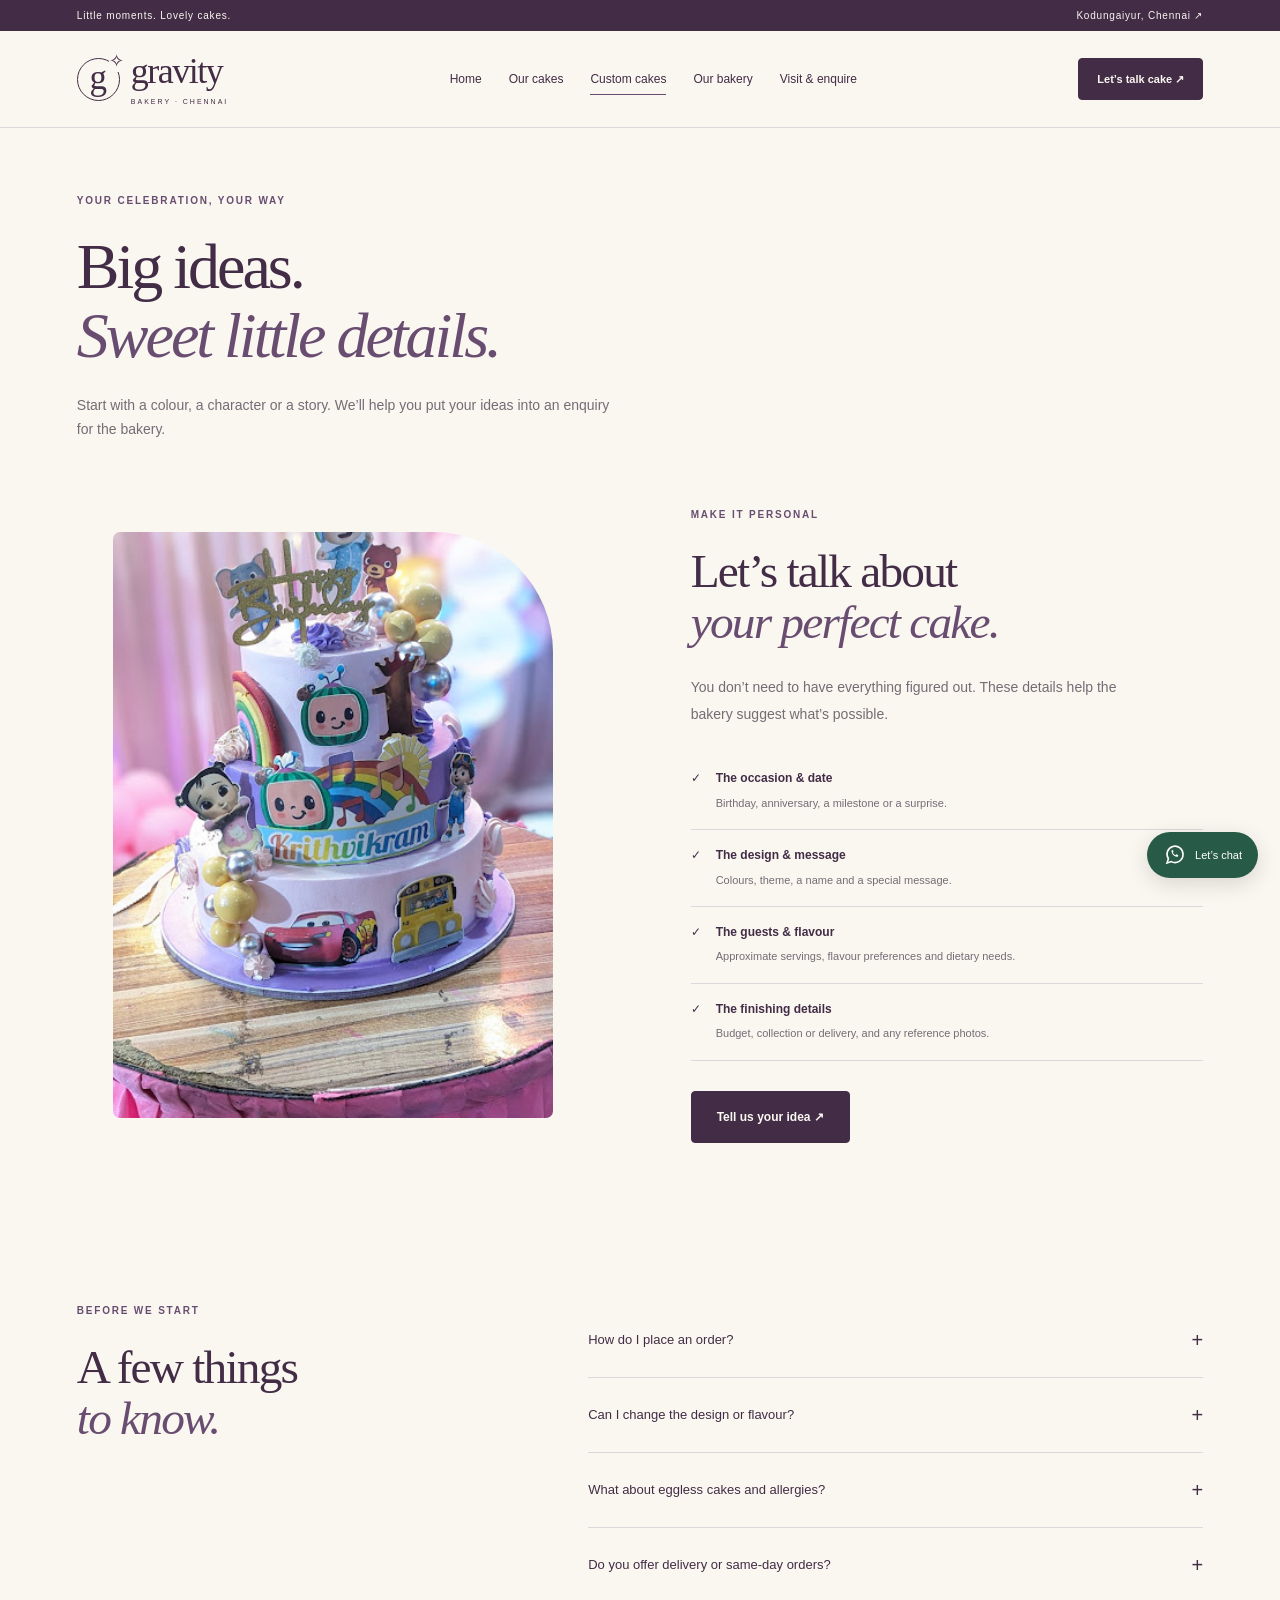
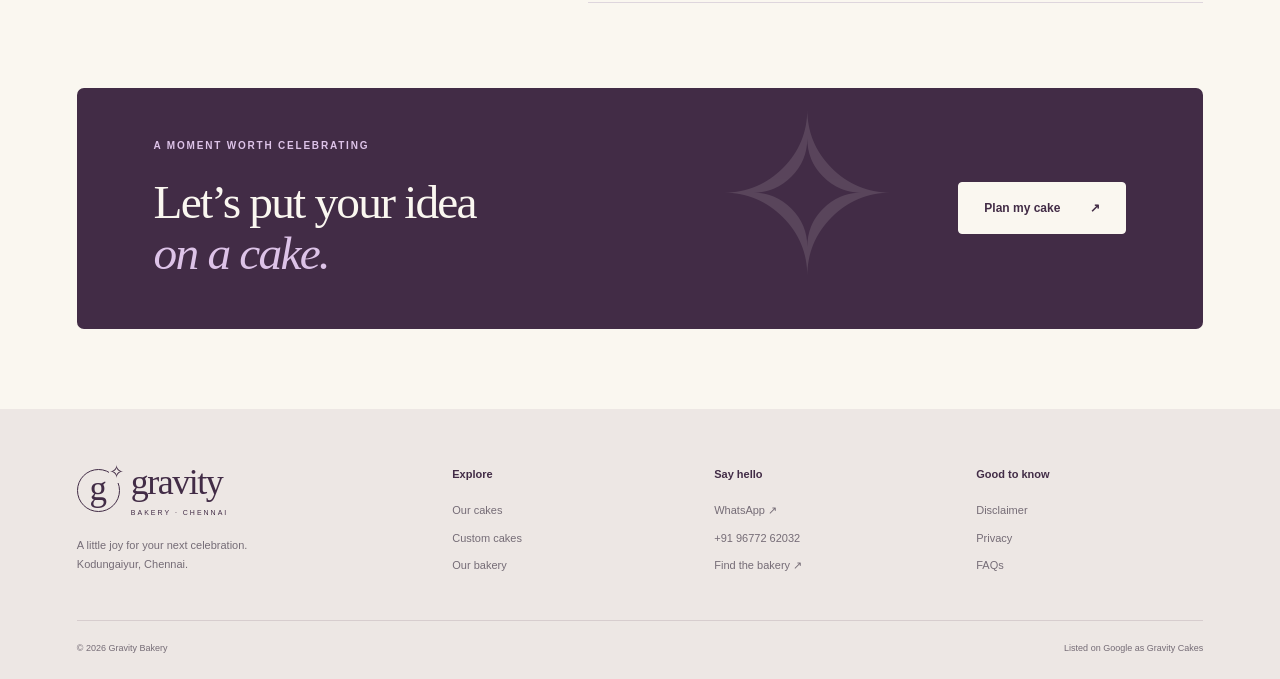
<file: custom-cakes.html>
<!doctype html><html lang="en"><head><meta charset="utf-8"><meta name="viewport" content="width=device-width,initial-scale=1"><meta name="theme-color" content="#422c46"><meta name="description" content="Plan a personalised cake with Gravity Bakery. Share your theme, occasion, date and flavour preferences directly with the bakery."><title>Custom cakes | Gravity Bakery</title><link rel="icon" href="assets/favicon.svg" type="image/svg+xml"><link rel="stylesheet" href="style.css"></head><body><a class="skip-link" href="#main">Skip to content</a><div class="topbar"><span>Little moments. Lovely cakes.</span><a href="contact.html#visit">Kodungaiyur, Chennai <span aria-hidden="true">↗</span></a></div><header class="site-header"><div class="header-inner wrap"><a class="brand" href="index.html" aria-label="Gravity Bakery home"><span class="brand-mark" aria-hidden="true">g<span>✧</span></span><span class="brand-word">gravity<small>BAKERY · CHENNAI</small></span></a><nav id="navigation" aria-label="Main navigation"><a href="index.html" >Home</a><a href="cakes.html" >Our cakes</a><a href="custom-cakes.html" aria-current="page">Custom cakes</a><a href="about.html" >Our bakery</a><a href="contact.html" >Visit & enquire</a></nav><a class="button header-cta" href="contact.html#enquiry">Let’s talk cake ↗</a><button class="menu-toggle" aria-controls="navigation" aria-expanded="false" aria-label="Open navigation"><span></span><span></span></button></div></header><main id="main"><section class="page-intro wrap"><p class="eyebrow">YOUR CELEBRATION, YOUR WAY</p><h1>Big ideas.<br><em>Sweet little details.</em></h1><p>Start with a colour, a character or a story. We’ll help you put your ideas into an enquiry for the bakery.</p></section><section class="wrap custom-layout"><div class="editorial-photo"><img src="assets/gravity-4.jpg" alt="Three-tier character cake from Gravity Cakes" width="381" height="677" class="" decoding="async" fetchpriority="high"></div><div class="custom-guide"><p class="eyebrow">MAKE IT PERSONAL</p><h2>Let’s talk about<br><em>your perfect cake.</em></h2><p>You don’t need to have everything figured out. These details help the bakery suggest what’s possible.</p><ul class="check-list"><li><b>The occasion & date</b><span>Birthday, anniversary, a milestone or a surprise.</span></li><li><b>The design & message</b><span>Colours, theme, a name and a special message.</span></li><li><b>The guests & flavour</b><span>Approximate servings, flavour preferences and dietary needs.</span></li><li><b>The finishing details</b><span>Budget, collection or delivery, and any reference photos.</span></li></ul><a class="button" href="contact.html#enquiry">Tell us your idea ↗</a></div></section><section class="section wrap faq-section"><div><p class="eyebrow">BEFORE WE START</p><h2>A few things<br><em>to know.</em></h2></div><div class="faq-list"><details><summary>How do I place an order?<span>+</span></summary><p>Choose a design and send an enquiry through WhatsApp. The bakery will discuss your cake, confirm availability and provide a quote. Your order is confirmed only when the team agrees the details with you.</p></details><details><summary>Can I change the design or flavour?<span>+</span></summary><p>Tell the team your preferred colours, theme, message, flavour and size. The photos show previous cake designs. Ask what can be made for your date.</p></details><details><summary>What about eggless cakes and allergies?<span>+</span></summary><p>Please discuss dietary requirements and allergies directly with the bakery before ordering. Ingredients and preparation arrangements must be confirmed; photographs do not establish whether a cake is eggless or allergen-free.</p></details><details><summary>Do you offer delivery or same-day orders?<span>+</span></summary><p>Share your date and location with the bakery to check availability, lead time, collection options and any delivery charges.</p></details></div></section><section class="cta-band wrap reveal"><div><p class="eyebrow">A MOMENT WORTH CELEBRATING</p><h2>Let’s put your idea<br><em>on a cake.</em></h2></div><a class="button cream" href="contact.html#enquiry">Plan my cake <span>↗</span></a><span class="cta-spark" aria-hidden="true">✧</span></section></main><footer><div class="footer-top wrap"><div><a class="brand" href="index.html" aria-label="Gravity Bakery home"><span class="brand-mark" aria-hidden="true">g<span>✧</span></span><span class="brand-word">gravity<small>BAKERY · CHENNAI</small></span></a><p>A little joy for your next celebration.<br>Kodungaiyur, Chennai.</p></div><div><h3>Explore</h3><a href="cakes.html">Our cakes</a><a href="custom-cakes.html">Custom cakes</a><a href="about.html">Our bakery</a></div><div><h3>Say hello</h3><a href="https://wa.me/919677262032" target="_blank" rel="noopener noreferrer">WhatsApp ↗</a><a href="tel:+919677262032">+91 96772 62032</a><a href="contact.html#visit">Find the bakery ↗</a></div><div><h3>Good to know</h3><a href="disclaimer.html">Disclaimer</a><a href="privacy.html">Privacy</a><a href="contact.html#faq">FAQs</a></div></div><div class="footer-bottom wrap"><span>© <span id="year">2026</span> Gravity Bakery</span><span>Listed on Google as Gravity Cakes</span></div></footer><a class="floating-chat" href="https://wa.me/919677262032" target="_blank" rel="noopener noreferrer" aria-label="Chat with Gravity Bakery on WhatsApp"><svg viewBox="0 0 24 24" fill="none" aria-hidden="true"><path d="M20 11.5a8 8 0 0 1-11.7 7.1L4 20l1.4-4.3A8 8 0 1 1 20 11.5Z" stroke="currentColor" stroke-width="1.6"/><path d="M8.4 7.7c.4 3.6 2.4 5.7 6 6.3l1-1.7-2-1-1 1c-1.2-.6-2-1.4-2.6-2.7l.8-.8-.9-2Z" fill="currentColor"/></svg><span>Let’s chat</span></a><script src="app.js" defer></script></body></html>
</file>
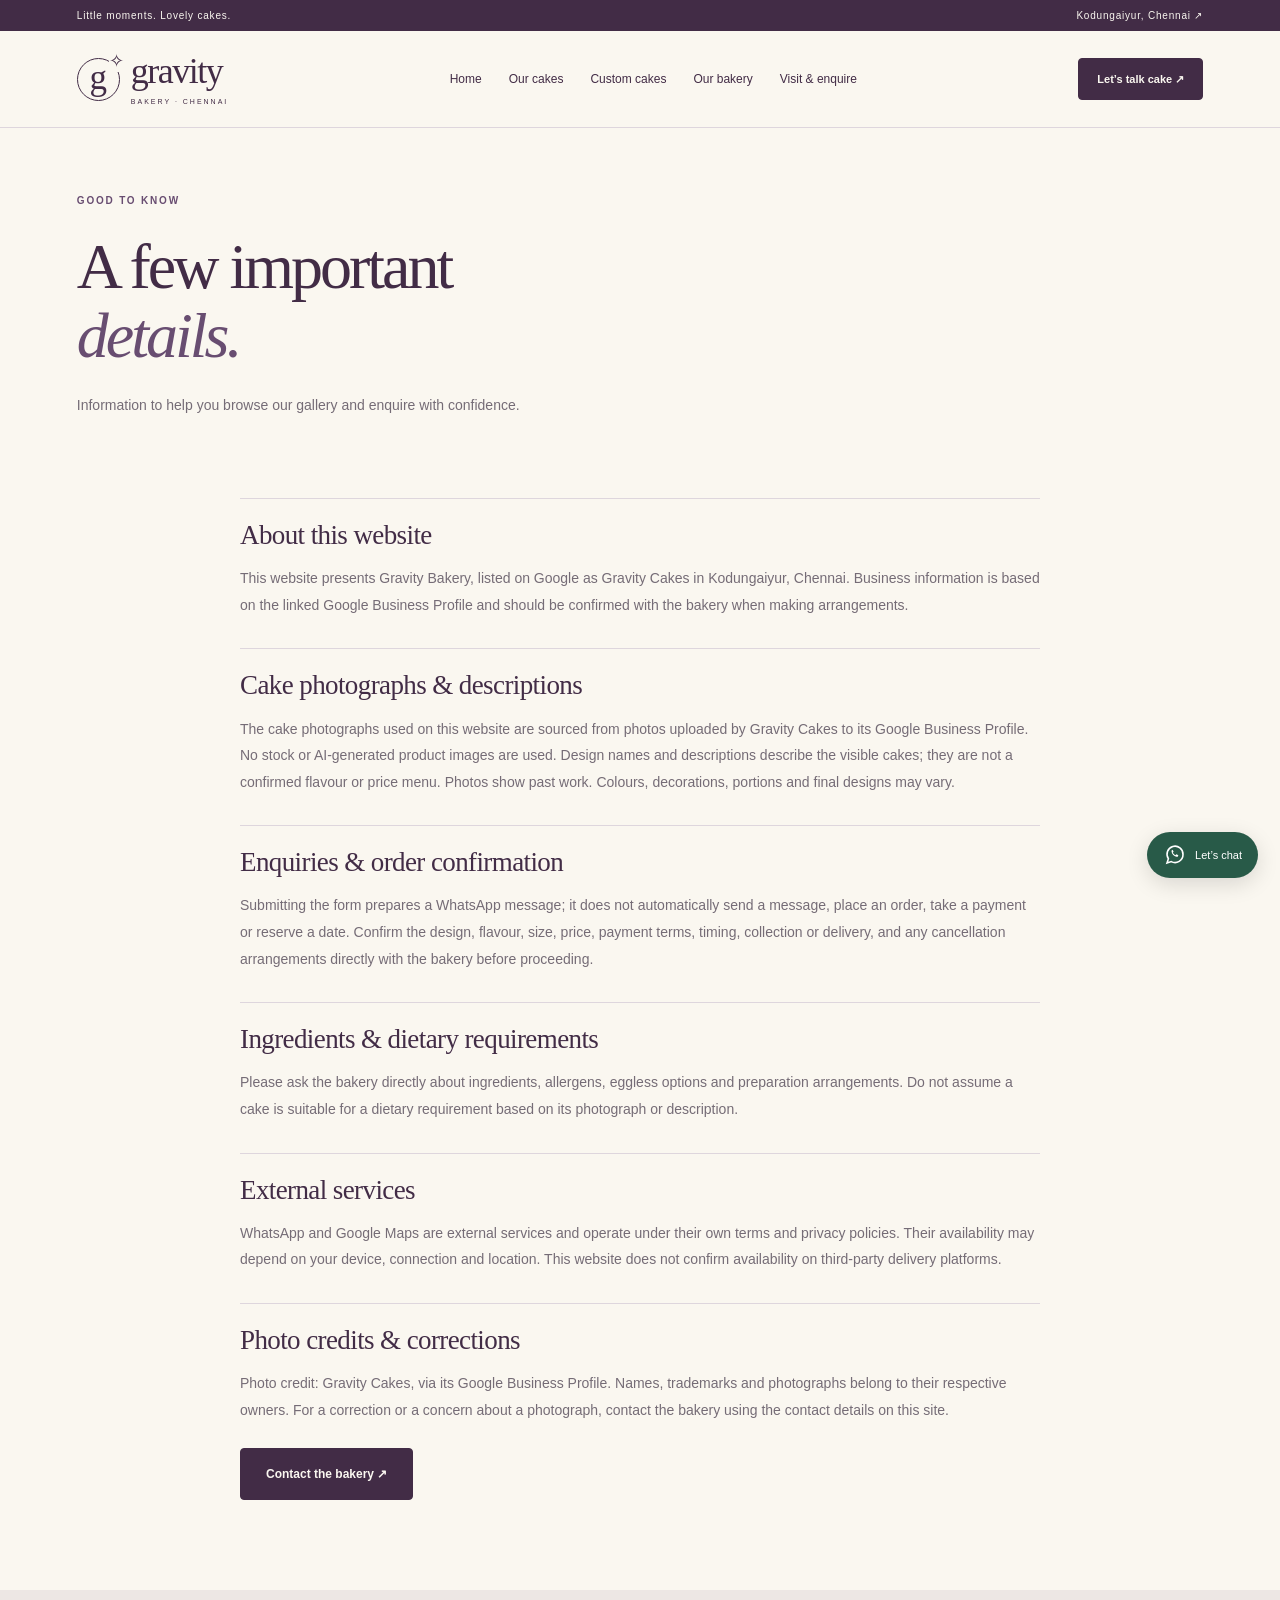
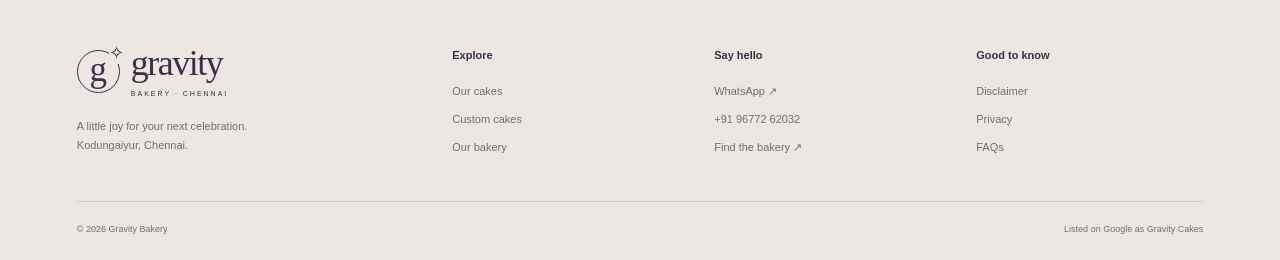
<file: disclaimer.html>
<!doctype html><html lang="en"><head><meta charset="utf-8"><meta name="viewport" content="width=device-width,initial-scale=1"><meta name="theme-color" content="#422c46"><meta name="description" content="Read information about Gravity Bakery’s cake photographs, enquiries, order confirmation, ingredients and external services."><title>Disclaimer | Gravity Bakery</title><link rel="icon" href="assets/favicon.svg" type="image/svg+xml"><link rel="stylesheet" href="style.css"></head><body><a class="skip-link" href="#main">Skip to content</a><div class="topbar"><span>Little moments. Lovely cakes.</span><a href="contact.html#visit">Kodungaiyur, Chennai <span aria-hidden="true">↗</span></a></div><header class="site-header"><div class="header-inner wrap"><a class="brand" href="index.html" aria-label="Gravity Bakery home"><span class="brand-mark" aria-hidden="true">g<span>✧</span></span><span class="brand-word">gravity<small>BAKERY · CHENNAI</small></span></a><nav id="navigation" aria-label="Main navigation"><a href="index.html" >Home</a><a href="cakes.html" >Our cakes</a><a href="custom-cakes.html" >Custom cakes</a><a href="about.html" >Our bakery</a><a href="contact.html" >Visit & enquire</a></nav><a class="button header-cta" href="contact.html#enquiry">Let’s talk cake ↗</a><button class="menu-toggle" aria-controls="navigation" aria-expanded="false" aria-label="Open navigation"><span></span><span></span></button></div></header><main id="main"><section class="page-intro wrap"><p class="eyebrow">GOOD TO KNOW</p><h1>A few important<br><em>details.</em></h1><p>Information to help you browse our gallery and enquire with confidence.</p></section><article class="legal-content wrap"><h2>About this website</h2><p>This website presents Gravity Bakery, listed on Google as Gravity Cakes in Kodungaiyur, Chennai. Business information is based on the linked Google Business Profile and should be confirmed with the bakery when making arrangements.</p><h2>Cake photographs & descriptions</h2><p>The cake photographs used on this website are sourced from photos uploaded by Gravity Cakes to its Google Business Profile. No stock or AI-generated product images are used. Design names and descriptions describe the visible cakes; they are not a confirmed flavour or price menu. Photos show past work. Colours, decorations, portions and final designs may vary.</p><h2>Enquiries & order confirmation</h2><p>Submitting the form prepares a WhatsApp message; it does not automatically send a message, place an order, take a payment or reserve a date. Confirm the design, flavour, size, price, payment terms, timing, collection or delivery, and any cancellation arrangements directly with the bakery before proceeding.</p><h2>Ingredients & dietary requirements</h2><p>Please ask the bakery directly about ingredients, allergens, eggless options and preparation arrangements. Do not assume a cake is suitable for a dietary requirement based on its photograph or description.</p><h2>External services</h2><p>WhatsApp and Google Maps are external services and operate under their own terms and privacy policies. Their availability may depend on your device, connection and location. This website does not confirm availability on third-party delivery platforms.</p><h2>Photo credits & corrections</h2><p>Photo credit: Gravity Cakes, via its Google Business Profile. Names, trademarks and photographs belong to their respective owners. For a correction or a concern about a photograph, contact the bakery using the contact details on this site.</p><a class="button" href="contact.html">Contact the bakery ↗</a></article></main><footer><div class="footer-top wrap"><div><a class="brand" href="index.html" aria-label="Gravity Bakery home"><span class="brand-mark" aria-hidden="true">g<span>✧</span></span><span class="brand-word">gravity<small>BAKERY · CHENNAI</small></span></a><p>A little joy for your next celebration.<br>Kodungaiyur, Chennai.</p></div><div><h3>Explore</h3><a href="cakes.html">Our cakes</a><a href="custom-cakes.html">Custom cakes</a><a href="about.html">Our bakery</a></div><div><h3>Say hello</h3><a href="https://wa.me/919677262032" target="_blank" rel="noopener noreferrer">WhatsApp ↗</a><a href="tel:+919677262032">+91 96772 62032</a><a href="contact.html#visit">Find the bakery ↗</a></div><div><h3>Good to know</h3><a href="disclaimer.html">Disclaimer</a><a href="privacy.html">Privacy</a><a href="contact.html#faq">FAQs</a></div></div><div class="footer-bottom wrap"><span>© <span id="year">2026</span> Gravity Bakery</span><span>Listed on Google as Gravity Cakes</span></div></footer><a class="floating-chat" href="https://wa.me/919677262032" target="_blank" rel="noopener noreferrer" aria-label="Chat with Gravity Bakery on WhatsApp"><svg viewBox="0 0 24 24" fill="none" aria-hidden="true"><path d="M20 11.5a8 8 0 0 1-11.7 7.1L4 20l1.4-4.3A8 8 0 1 1 20 11.5Z" stroke="currentColor" stroke-width="1.6"/><path d="M8.4 7.7c.4 3.6 2.4 5.7 6 6.3l1-1.7-2-1-1 1c-1.2-.6-2-1.4-2.6-2.7l.8-.8-.9-2Z" fill="currentColor"/></svg><span>Let’s chat</span></a><script src="app.js" defer></script></body></html>
</file>
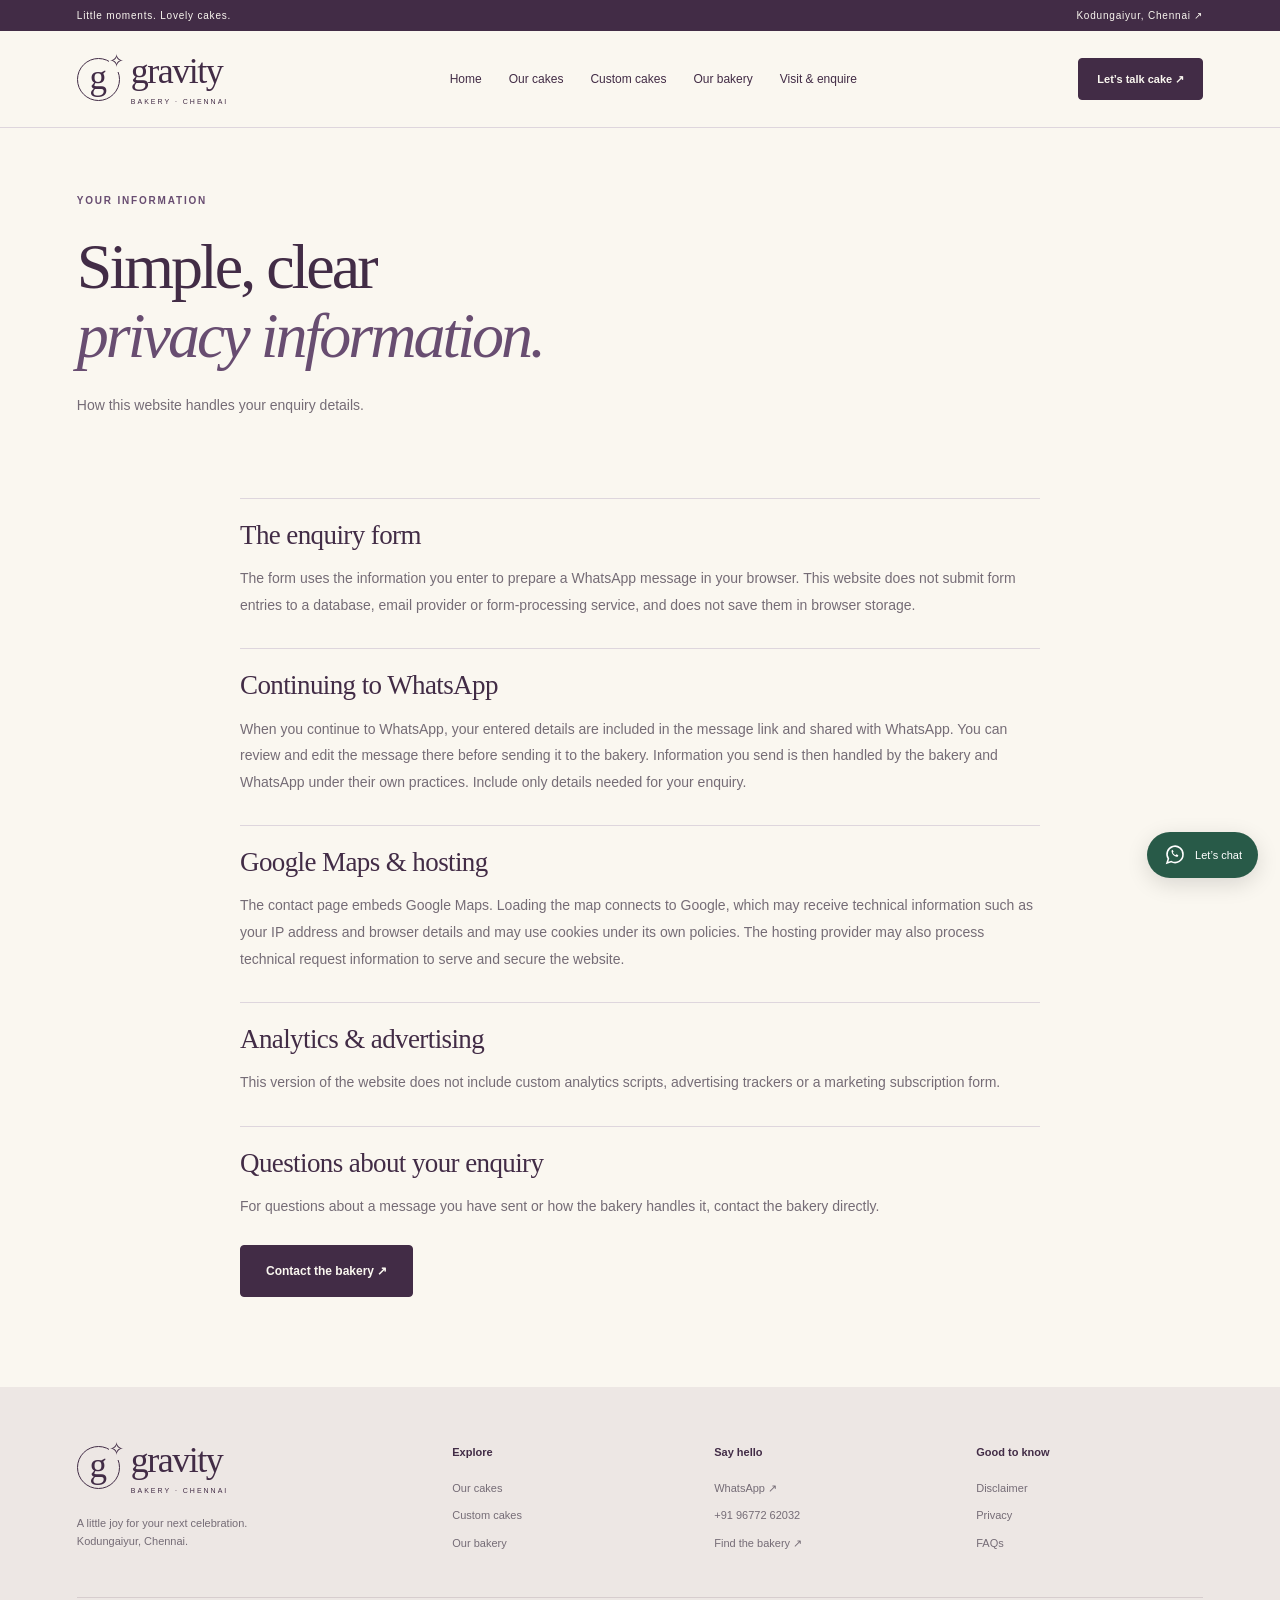
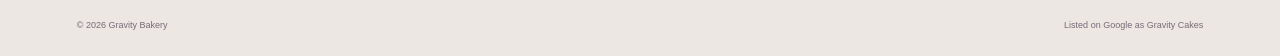
<file: privacy.html>
<!doctype html><html lang="en"><head><meta charset="utf-8"><meta name="viewport" content="width=device-width,initial-scale=1"><meta name="theme-color" content="#422c46"><meta name="description" content="How the Gravity Bakery enquiry form, WhatsApp links and Google Maps handle information."><title>Privacy information | Gravity Bakery</title><link rel="icon" href="assets/favicon.svg" type="image/svg+xml"><link rel="stylesheet" href="style.css"></head><body><a class="skip-link" href="#main">Skip to content</a><div class="topbar"><span>Little moments. Lovely cakes.</span><a href="contact.html#visit">Kodungaiyur, Chennai <span aria-hidden="true">↗</span></a></div><header class="site-header"><div class="header-inner wrap"><a class="brand" href="index.html" aria-label="Gravity Bakery home"><span class="brand-mark" aria-hidden="true">g<span>✧</span></span><span class="brand-word">gravity<small>BAKERY · CHENNAI</small></span></a><nav id="navigation" aria-label="Main navigation"><a href="index.html" >Home</a><a href="cakes.html" >Our cakes</a><a href="custom-cakes.html" >Custom cakes</a><a href="about.html" >Our bakery</a><a href="contact.html" >Visit & enquire</a></nav><a class="button header-cta" href="contact.html#enquiry">Let’s talk cake ↗</a><button class="menu-toggle" aria-controls="navigation" aria-expanded="false" aria-label="Open navigation"><span></span><span></span></button></div></header><main id="main"><section class="page-intro wrap"><p class="eyebrow">YOUR INFORMATION</p><h1>Simple, clear<br><em>privacy information.</em></h1><p>How this website handles your enquiry details.</p></section><article class="legal-content wrap"><h2>The enquiry form</h2><p>The form uses the information you enter to prepare a WhatsApp message in your browser. This website does not submit form entries to a database, email provider or form-processing service, and does not save them in browser storage.</p><h2>Continuing to WhatsApp</h2><p>When you continue to WhatsApp, your entered details are included in the message link and shared with WhatsApp. You can review and edit the message there before sending it to the bakery. Information you send is then handled by the bakery and WhatsApp under their own practices. Include only details needed for your enquiry.</p><h2>Google Maps & hosting</h2><p>The contact page embeds Google Maps. Loading the map connects to Google, which may receive technical information such as your IP address and browser details and may use cookies under its own policies. The hosting provider may also process technical request information to serve and secure the website.</p><h2>Analytics & advertising</h2><p>This version of the website does not include custom analytics scripts, advertising trackers or a marketing subscription form.</p><h2>Questions about your enquiry</h2><p>For questions about a message you have sent or how the bakery handles it, contact the bakery directly.</p><a class="button" href="contact.html">Contact the bakery ↗</a></article></main><footer><div class="footer-top wrap"><div><a class="brand" href="index.html" aria-label="Gravity Bakery home"><span class="brand-mark" aria-hidden="true">g<span>✧</span></span><span class="brand-word">gravity<small>BAKERY · CHENNAI</small></span></a><p>A little joy for your next celebration.<br>Kodungaiyur, Chennai.</p></div><div><h3>Explore</h3><a href="cakes.html">Our cakes</a><a href="custom-cakes.html">Custom cakes</a><a href="about.html">Our bakery</a></div><div><h3>Say hello</h3><a href="https://wa.me/919677262032" target="_blank" rel="noopener noreferrer">WhatsApp ↗</a><a href="tel:+919677262032">+91 96772 62032</a><a href="contact.html#visit">Find the bakery ↗</a></div><div><h3>Good to know</h3><a href="disclaimer.html">Disclaimer</a><a href="privacy.html">Privacy</a><a href="contact.html#faq">FAQs</a></div></div><div class="footer-bottom wrap"><span>© <span id="year">2026</span> Gravity Bakery</span><span>Listed on Google as Gravity Cakes</span></div></footer><a class="floating-chat" href="https://wa.me/919677262032" target="_blank" rel="noopener noreferrer" aria-label="Chat with Gravity Bakery on WhatsApp"><svg viewBox="0 0 24 24" fill="none" aria-hidden="true"><path d="M20 11.5a8 8 0 0 1-11.7 7.1L4 20l1.4-4.3A8 8 0 1 1 20 11.5Z" stroke="currentColor" stroke-width="1.6"/><path d="M8.4 7.7c.4 3.6 2.4 5.7 6 6.3l1-1.7-2-1-1 1c-1.2-.6-2-1.4-2.6-2.7l.8-.8-.9-2Z" fill="currentColor"/></svg><span>Let’s chat</span></a><script src="app.js" defer></script></body></html>
</file>
<file: style.css>
:root{--ink:#422c46;--plum:#684d71;--lavender:#e9e0ef;--cream:#faf7f0;--rose:#e9c2b6;--muted:#756c76;--line:#ded6dd;--green:#285a48;--radius:7px}*{box-sizing:border-box}html{scroll-behavior:smooth;scroll-padding-top:110px}body{margin:0;background:var(--cream);color:var(--ink);font-family:Arial,Helvetica,sans-serif;font-size:15px;line-height:1.7}body.dialog-open{overflow:hidden}button,input,select,textarea{font:inherit}a{color:inherit;text-decoration:none}img{display:block;width:100%;max-width:100%;height:auto;object-fit:cover}button,a,input,select,textarea{-webkit-tap-highlight-color:transparent}button,a{touch-action:manipulation}button{cursor:pointer}a:focus-visible,button:focus-visible,summary:focus-visible,input:focus-visible,select:focus-visible,textarea:focus-visible{outline:3px solid #9578ac;outline-offset:4px}button,input,select,textarea{color:var(--ink)}.wrap{width:min(1240px,88%);margin-inline:auto}.skip-link{position:fixed;top:-70px;left:20px;padding:10px;background:var(--ink);color:white;z-index:99}.skip-link:focus{top:10px}.topbar{display:flex;justify-content:space-between;padding:7px 6%;background:var(--ink);color:var(--cream);font-size:10px;letter-spacing:.08em}.site-header{position:sticky;top:0;z-index:20;background:#faf7f0f5;border-bottom:1px solid var(--line);backdrop-filter:blur(12px)}.header-inner{display:flex;align-items:center;gap:25px;min-height:96px;justify-content:space-between}.brand{display:inline-flex;align-items:center;gap:11px;flex-shrink:0}.brand-mark{border:1px solid currentColor;border-radius:50%;height:43px;width:43px;font-family:Georgia;font-size:35px;line-height:37px;text-align:center;position:relative}.brand-mark>span{font-family:Arial;font-size:18px;position:absolute;right:-5px;top:-9px;background:var(--cream);line-height:22px}.brand-word{font-family:Georgia,serif;font-size:36px;line-height:1;letter-spacing:-1.5px}.brand small{display:block;font-family:Arial;font-size:7px;letter-spacing:2px;margin-top:9px}.header-inner nav{display:flex;gap:27px;font-size:12px}.header-inner nav a{position:relative;padding:10px 0}.header-inner nav a:after{content:'';position:absolute;left:0;bottom:4px;height:1px;width:100%;background:var(--plum);transform:scaleX(0);transform-origin:left;transition:transform .25s}.header-inner nav a:hover:after,.header-inner nav a[aria-current]:after{transform:scaleX(1)}.button{border:1px solid var(--ink);background:var(--ink);color:var(--cream);padding:16px 25px;display:inline-flex;justify-content:center;align-items:center;gap:30px;border-radius:4px;font-size:12px;font-weight:600;transition:background .25s,transform .25s,box-shadow .25s;line-height:1.5}.button:hover{background:var(--plum);transform:translateY(-2px);box-shadow:0 6px 18px #422c4615}.header-cta{padding:12px 18px;font-size:11px}.button.cream{background:var(--cream);color:var(--ink);border-color:var(--cream)}.inline-link{display:inline-flex;gap:20px;align-items:center;font-size:12px;border-bottom:1px solid var(--ink);padding-bottom:5px;transition:color .2s}.inline-link:hover{color:#9a6281}.menu-toggle{display:none}.hero{display:grid;grid-template-columns:1.05fr 1fr;align-items:center;gap:6%;padding-top:65px;padding-bottom:75px}.eyebrow{font-size:10px;font-weight:700;letter-spacing:1.8px;margin:0 0 23px;line-height:1.6;color:var(--plum)}.tiny-star{font-size:18px;margin-right:5px}h1,h2,h3{font-family:Georgia,'Times New Roman',serif;font-weight:400;line-height:1.08;margin:0}h1{font-size:clamp(45px,5.4vw,76px);letter-spacing:-3px}h2{font-size:clamp(34px,3.7vw,52px);letter-spacing:-1.8px}h3{font-size:25px;letter-spacing:-.5px}em{font-weight:400;color:var(--plum)}.hero-description{max-width:380px;color:var(--muted);font-size:14px;margin:25px 0 28px;line-height:1.85}.hero-actions{display:flex;align-items:center;gap:24px}.hero-footnote{display:flex;gap:14px;align-items:center;margin-top:35px}.hero-footnote>span{font-size:35px;color:#9578ac}.hero-footnote p{font-size:10px;line-height:1.65;color:var(--muted)}.hero-footnote strong{font-weight:500;color:var(--ink)}.hero-art{position:relative;padding:25px 22px 20px 15px;max-width:500px;justify-self:end;width:100%;isolation:isolate}.hero-art:before{content:'';position:absolute;inset:0 2% 0 0;background:var(--lavender);border-radius:47% 47% 8px 8px;z-index:-2;transform:rotate(4deg)}.hero-photo{overflow:hidden;border-radius:46% 46% 5px 5px}.hero-photo img{aspect-ratio:4/5;object-position:50% 54%;animation:photo-in 1s ease both}.orbit{position:absolute;inset:7px -8px 25px 12px;border:1px solid #aa8eb0;border-radius:48% 48% 10px 10px;transform:rotate(-4deg);z-index:-1}.photo-stamp{position:absolute;right:-24px;top:45px;background:#ebc7b6;border:1px solid #b68c80;border-radius:50%;width:115px;height:115px;text-align:center;display:flex;flex-direction:column;justify-content:center;font-size:9px;line-height:1.5;transform:rotate(13deg)}.photo-stamp em{font-family:Georgia;font-size:22px;color:var(--ink)}.photo-label{position:absolute;bottom:0;left:-12px;background:var(--cream);border:1px solid var(--line);padding:15px 24px;box-shadow:0 10px 30px #422c4610;transform:rotate(-3deg);border-radius:4px}.photo-label span{font-size:8px;letter-spacing:1.4px;display:block;color:var(--muted)}.photo-label strong{font-family:Georgia;font-weight:400;font-size:17px}.hero-spark{position:absolute;bottom:15px;right:-17px;font-size:58px;color:var(--plum);animation:spark 6s ease-in-out infinite}.occasion-strip{background:var(--lavender);border-block:1px solid #d8c9df;padding:18px 0}.occasion-strip .wrap{display:flex;justify-content:space-between;align-items:center;gap:20px;font-size:11px;letter-spacing:1.7px;text-transform:uppercase}.occasion-strip i{font-style:normal;font-size:21px;color:#98779d}.section{padding-block:85px}.section-heading{display:flex;justify-content:space-between;align-items:end;gap:30px;margin-bottom:35px}.section-heading>div:last-child>p{font-size:12px;color:var(--muted);margin:0 0 16px}.cake-grid{display:grid;grid-template-columns:repeat(3,minmax(0,1fr));gap:40px 25px}.cake-card{min-width:0}.cake-photo{display:block;position:relative;overflow:hidden;border-radius:140px 140px 7px 7px;background:#e9e1e5;transition:box-shadow .3s}.cake-photo img{aspect-ratio:3/4;object-position:center;transition:transform .6s cubic-bezier(.2,.7,.2,1)}.cake-photo:hover{box-shadow:0 15px 30px #422c4620}.cake-photo:hover img{transform:scale(1.025)}.photo-category{position:absolute;bottom:15px;left:15px;background:#faf7f0ef;padding:6px 12px;border-radius:30px;font-size:9px;letter-spacing:.3px}.photo-arrow{position:absolute;right:15px;bottom:15px;background:var(--cream);border-radius:50%;width:32px;height:32px;text-align:center;line-height:32px}.cake-info{padding-top:20px}.cake-info h3{font-size:25px}.cake-info p{font-size:12px;color:var(--muted);line-height:1.8;margin:13px 0 19px}.source-note{font-size:10px;color:var(--muted);margin-top:30px;max-width:850px}.source-note a{text-decoration:underline}.custom-feature{background:#eee5ee;padding:70px 0}.split{display:grid;grid-template-columns:1fr 1fr;gap:10%;align-items:center}.editorial-photo{position:relative;min-width:0;max-width:440px;width:100%;justify-self:center}.editorial-photo img{aspect-ratio:3/4;object-position:center;border-radius:7px 120px 7px 7px}.photo-credit{position:absolute;bottom:15px;left:15px;background:#faf7f0ed;padding:7px 12px;font-size:8px;letter-spacing:1px;max-width:90%}.custom-copy>p:not(.eyebrow),.about-copy>p:not(.eyebrow),.custom-guide>p:not(.eyebrow){font-size:14px;line-height:1.9;color:var(--muted);margin:26px 0;max-width:430px}.detail-tags{display:flex;flex-wrap:wrap;gap:8px;margin:25px 0 30px}.detail-tags span{font-size:10px;border:1px solid #c6b5cb;border-radius:30px;padding:7px 15px}.steps{display:grid;grid-template-columns:repeat(3,1fr);gap:40px}.steps article{border-top:1px solid var(--line);padding-top:22px}.steps article>span{display:inline-block;font-family:Georgia;font-style:italic;color:var(--plum);font-size:32px;margin-bottom:25px}.steps h3{font-size:25px}.steps p{font-size:12px;color:var(--muted);max-width:290px}.cta-band{background:var(--ink);color:var(--cream);border-radius:7px;padding:50px 6%;display:flex;align-items:center;justify-content:space-between;position:relative;overflow:hidden;margin-bottom:80px;gap:30px}.cta-band em,.cta-band .eyebrow{color:#ddc3e8}.cta-spark{position:absolute;right:27%;bottom:-55px;font-size:220px;opacity:.12;pointer-events:none}.cta-band .button{z-index:1;flex-shrink:0}.page-intro{padding:65px 0 50px}.page-intro h1{font-size:clamp(45px,5vw,68px)}.page-intro>p:last-child{max-width:550px;font-size:14px;color:var(--muted);margin:24px 0 0}.catalog-section{padding-bottom:75px}.catalog-toolbar{display:flex;justify-content:space-between;align-items:center;gap:20px;padding:25px 0 30px;border-top:1px solid var(--line)}.filters{display:flex;flex-wrap:wrap;gap:9px}.filter{padding:10px 19px;background:transparent;border:1px solid var(--line);border-radius:30px;font-size:11px;transition:background .2s}.filter.active{background:var(--ink);color:var(--cream);border-color:var(--ink)}#result-count{font-size:11px;color:var(--muted);white-space:nowrap}.cake-card[hidden]{display:none}.custom-layout,.about-layout{display:grid;grid-template-columns:1fr 1fr;gap:9%;align-items:center;padding:15px 0 75px}.check-list{list-style:none;padding:0;margin:25px 0 30px}.check-list li{padding:15px 0;border-bottom:1px solid var(--line);position:relative;padding-left:25px}.check-list li:before{content:'✓';position:absolute;left:0;font-size:12px}.check-list b{font-size:12px;font-weight:600;display:block}.check-list span{font-size:11px;color:var(--muted)}.faq-section{display:grid;grid-template-columns:.8fr 1.2fr;gap:9%}.faq-list details{border-bottom:1px solid var(--line)}summary{list-style:none;cursor:pointer;display:flex;justify-content:space-between;align-items:center;padding:20px 0;gap:20px;font-size:13px}summary::-webkit-details-marker{display:none}summary>span{font-size:20px;transition:transform .2s}details[open] summary>span{transform:rotate(45deg)}details p{margin:0 0 20px;font-size:12px;color:var(--muted);line-height:1.85}.visit-card{background:var(--lavender);padding:45px 6%;border-radius:8px;display:flex;justify-content:space-between;align-items:center;overflow:hidden}.visit-card p:not(.eyebrow){font-size:13px;color:var(--muted);margin:23px 0}.visit-art{font-family:Georgia;font-size:200px;line-height:1;color:#c4adce;position:relative}.visit-art sup{font-size:80px}.enquiry-layout{display:grid;grid-template-columns:.85fr 1.15fr;gap:9%;padding-bottom:85px;align-items:start}.enquiry-aside{padding-top:15px}.enquiry-aside>p:not(.eyebrow){font-size:13px;color:var(--muted);max-width:300px;margin:25px 0}.contact-option{border-bottom:1px solid var(--line);padding:22px 0;max-width:340px}.contact-option span{display:block;font-size:9px;color:var(--muted);letter-spacing:1px;margin-bottom:6px}.contact-option a{font-family:Georgia;font-size:23px}.quiet-note{font-size:11px!important}form{background:#f0e9f1;border:1px solid #e3d6e7;padding:30px;border-radius:8px}.form-heading{display:flex;justify-content:space-between;font-size:9px;letter-spacing:1px;border-bottom:1px solid #d8c9dd;padding-bottom:20px;margin-bottom:24px}.form-heading small{font-size:10px;letter-spacing:0;color:var(--muted)}.form-row{display:grid;grid-template-columns:1fr 1fr;gap:17px}label{display:block;font-size:11px;font-weight:600;margin-bottom:20px}input,select,textarea{display:block;width:100%;min-width:0;border:1px solid #d6cbd9;background:#fffdfa;border-radius:4px;padding:12px 13px;font-size:13px;margin-top:7px;line-height:1.5}textarea{resize:vertical;min-height:100px}form .button{width:100%;text-align:center}.form-note{font-size:10px;line-height:1.8;color:var(--muted);margin:15px 0 0}.form-note a{text-decoration:underline}#form-status{padding:15px;background:#fffdfa;border:1px solid var(--line);border-radius:4px;margin-top:18px;font-size:12px}#form-status a{display:inline-block;margin-top:8px;color:var(--green);font-weight:700;text-decoration:underline}.visit-section{padding:65px 0;background:var(--lavender)}.visit-layout{display:grid;grid-template-columns:1fr 1fr;gap:8%;align-items:center}address{font-style:normal;font-size:14px;line-height:1.9;margin-top:25px}.visit-layout p:not(.eyebrow){font-size:12px;color:var(--muted);margin:15px 0 25px}.visit-layout iframe{width:100%;height:380px;border:0;border-radius:9px;background:#ddd4e0}.legal-content{max-width:800px;padding-bottom:90px}.legal-content h2{font-size:27px;letter-spacing:-.6px;padding-top:22px;border-top:1px solid var(--line);margin-top:30px}.legal-content p{font-size:14px;color:var(--muted);line-height:1.9;margin:15px 0 25px}footer{background:#ede7e4;padding:55px 0 23px}.footer-top{display:grid;grid-template-columns:1.5fr 1fr 1fr 1fr;gap:35px}.footer-top .brand-mark>span{background:#ede7e4}.footer-top h3{font-family:Arial;font-size:11px;font-weight:700;letter-spacing:0;margin:5px 0 20px}.footer-top>div>a:not(.brand){display:block;font-size:11px;color:var(--muted);margin:9px 0}.footer-top>div>p{font-size:11px;color:var(--muted);margin-top:20px}.footer-bottom{display:flex;justify-content:space-between;gap:20px;border-top:1px solid #d7cdce;padding-top:20px;margin-top:35px;font-size:9px;color:var(--muted)}.floating-chat{position:fixed;right:22px;bottom:22px;display:flex;align-items:center;gap:8px;background:var(--green);color:white;z-index:25;padding:11px 16px;border-radius:40px;box-shadow:0 6px 22px #0002;font-size:11px}.floating-chat svg{width:24px;height:24px}.floating-chat:hover{background:#35735c}dialog{border:1px solid var(--line);padding:0;border-radius:10px;width:min(850px,92vw);max-height:88vh;color:var(--ink);background:var(--cream);box-shadow:0 20px 100px #0003}dialog::backdrop{background:#201423ad;backdrop-filter:blur(5px)}.dialog-body{display:grid;grid-template-columns:1fr 1fr;align-items:center}.dialog-body img{width:100%;max-height:75vh;object-fit:contain;background:#e8e0e7}.dialog-copy{padding:40px 30px}.dialog-copy h2{font-size:35px}.dialog-copy>p:not(.eyebrow){font-size:13px;color:var(--muted);margin:20px 0}.dialog-copy small{font-size:9px;color:var(--muted);display:block;margin-top:18px}.dialog-note{border-top:1px solid var(--line);padding-top:18px}.dialog-close{position:absolute;right:12px;top:12px;background:var(--cream);border:1px solid var(--line);width:35px;height:35px;border-radius:50%;font-size:23px;z-index:2}.reveal{opacity:1}.motion-ready .reveal{opacity:0;transform:translateY(18px);transition:opacity .7s ease,transform .7s ease}.motion-ready .reveal.visible{opacity:1;transform:none}@keyframes photo-in{from{opacity:.4;transform:scale(1.025)}to{opacity:1;transform:none}}@keyframes spark{0%,100%{transform:rotate(0)}50%{transform:rotate(18deg)}}@media(min-width:1600px){h1{font-size:80px}}@media(max-width:1050px){.wrap{width:90%}.header-inner{gap:15px}.header-inner nav{gap:18px;font-size:11px}.header-cta{display:none}.hero{gap:5%}.hero-actions{gap:18px;flex-wrap:wrap}.photo-stamp{right:-5px;width:95px;height:95px}.photo-stamp em{font-size:20px}.hero-spark{right:0}.photo-label{left:0;padding:12px 18px}.cake-grid{gap:30px 20px}.cake-info h3{font-size:23px}.enquiry-layout{gap:6%}.dialog-copy{padding:35px 25px}}@media(max-width:760px){.header-inner{min-height:80px}.brand-word{font-size:32px}.brand-mark{width:38px;height:38px;font-size:31px;line-height:32px}.brand small{font-size:6px}.menu-toggle{display:flex;flex-direction:column;justify-content:center;gap:6px;width:44px;height:44px;border:1px solid var(--line);border-radius:50%;background:none}.menu-toggle span{display:block;width:18px;height:1px;background:var(--ink);margin-inline:auto;transition:transform .2s}.menu-toggle[aria-expanded=true] span:first-child{transform:translateY(3.5px) rotate(45deg)}.menu-toggle[aria-expanded=true] span:last-child{transform:translateY(-3.5px) rotate(-45deg)}.header-inner nav{display:none;position:absolute;top:80px;left:0;right:0;background:var(--cream);padding:15px 5% 25px;border-bottom:1px solid var(--line);font-size:14px;box-shadow:0 12px 20px #422c4610}.header-inner nav.open{display:flex;flex-direction:column;gap:5px}.header-inner nav a{padding:10px}.header-inner nav a:after{display:none}.header-inner nav a[aria-current]{background:var(--lavender);border-radius:4px}.hero{padding-top:40px;padding-bottom:45px;gap:30px}.hero h1{font-size:49px;letter-spacing:-2px}.hero .eyebrow{font-size:8px}.hero-description{font-size:12px;margin:20px 0}.hero-footnote{margin-top:20px}.hero-art{padding:15px 12px 20px 5px}.photo-label strong{font-size:12px}.photo-label span{font-size:7px}.photo-label{padding:10px 12px}.photo-stamp{width:78px;height:78px;font-size:7px;top:20px}.photo-stamp em{font-size:17px}.hero-spark{font-size:40px;bottom:0}.occasion-strip .wrap{font-size:8px;letter-spacing:1px;gap:12px}.occasion-strip i{font-size:17px}.section{padding-block:60px}.section-heading{gap:25px}h2{font-size:36px}.section-heading>div:last-child>p{font-size:11px}.cake-grid{grid-template-columns:repeat(2,minmax(0,1fr));gap:35px 20px}.cake-grid>.cake-card:last-child:nth-child(3){display:none}.catalog-section .cake-grid>.cake-card:last-child:nth-child(3){display:block}.custom-feature{padding:50px 0}.split{gap:6%}.custom-copy>p:not(.eyebrow){font-size:12px;margin:20px 0}.detail-tags{gap:6px;margin:20px 0}.detail-tags span{padding:5px 9px;font-size:9px}.steps{gap:25px}.steps h3{font-size:22px}.steps p{font-size:11px}.cta-band{margin-bottom:60px;padding:35px 6%}.cta-band h2{font-size:35px}.page-intro{padding:45px 0 35px}.catalog-toolbar{align-items:start;flex-direction:column;gap:15px}.custom-layout,.about-layout{gap:6%;padding-bottom:45px}.custom-guide>p:not(.eyebrow),.about-copy>p:not(.eyebrow){font-size:12px;margin:20px 0}.check-list li{padding-block:10px}.check-list span{font-size:10px}.faq-section{grid-template-columns:1fr;gap:25px}.enquiry-layout{grid-template-columns:1fr;gap:30px;padding-bottom:50px}.enquiry-aside{display:grid;grid-template-columns:1fr 1fr;column-gap:30px}.enquiry-aside .eyebrow,.enquiry-aside h2,.enquiry-aside>p{grid-column:1/-1}.enquiry-aside>p:not(.eyebrow){max-width:520px;margin:18px 0}.contact-option{padding:15px 0}.visit-layout{gap:5%}.visit-layout iframe{height:350px}.footer-top{grid-template-columns:1.3fr 1fr;gap:30px}.dialog-copy h2{font-size:28px}.dialog-copy{padding:35px 20px}.dialog-copy .button{font-size:11px;padding:13px}.visit-art{font-size:140px}.visit-art sup{font-size:50px}}@media(max-width:540px){.wrap{width:88%}.topbar{padding:7px 6%;font-size:8px;letter-spacing:.02em}.hero{grid-template-columns:1fr;padding:30px 0 50px;gap:35px}.hero h1{font-size:55px;letter-spacing:-2.8px}.hero .eyebrow{font-size:8px;margin-bottom:18px}.hero-description{max-width:340px;font-size:13px;margin:20px 0 23px}.hero-actions{gap:22px}.hero-footnote{margin-top:17px}.hero-art{width:90%;max-width:370px;justify-self:center;padding:15px 15px 20px 10px}.hero-photo img{aspect-ratio:4/5}.photo-stamp{width:92px;height:92px;right:-16px;top:25px;font-size:8px}.photo-stamp em{font-size:20px}.photo-label{left:-12px;bottom:-10px;padding:12px 17px}.photo-label strong{font-size:14px}.hero-spark{right:-13px;font-size:44px}.occasion-strip{padding:14px 0}.occasion-strip .wrap{flex-wrap:wrap;justify-content:center;gap:5px 14px;letter-spacing:.8px;font-size:8px}.occasion-strip i:last-of-type{display:none}.occasion-strip span:last-child{display:none}.section{padding-block:50px}.section-heading{display:block;margin-bottom:28px}.section-heading>div:last-child{margin-top:22px}.section-heading>div:last-child>p{font-size:12px}.cake-grid{grid-template-columns:1fr;gap:35px}.cake-grid>.cake-card:last-child:nth-child(3){display:block}.cake-photo{border-radius:130px 130px 7px 7px}.cake-photo img{aspect-ratio:4/5}.cake-info h3{font-size:27px}.cake-info p{font-size:12px;margin:11px 0 16px}.cake-info{padding-top:18px}.source-note{line-height:1.8}.split,.custom-layout,.about-layout{grid-template-columns:1fr;gap:35px}.editorial-photo{max-width:370px}.custom-copy>p:not(.eyebrow),.about-copy>p:not(.eyebrow),.custom-guide>p:not(.eyebrow){font-size:13px}.detail-tags span{font-size:10px;padding:6px 12px}.steps{grid-template-columns:1fr;gap:24px}.steps article{display:grid;grid-template-columns:45px 1fr;column-gap:15px;padding-top:20px}.steps article>span{grid-row:1/3;margin:0;font-size:28px}.steps h3{font-size:25px}.steps p{grid-column:2;margin:10px 0 0;font-size:12px;max-width:none}.cta-band{padding:35px 8%;flex-direction:column;align-items:start;margin-bottom:50px;gap:25px}.cta-band h2{font-size:37px}.cta-band .eyebrow{font-size:8px}.cta-spark{right:-20px;bottom:-35px;font-size:200px}.page-intro{padding-top:35px}.page-intro h1{font-size:49px;letter-spacing:-2.1px}.page-intro>p:last-child{font-size:13px}.filter{padding:9px 14px;font-size:10px}.filters{gap:8px}.catalog-toolbar{padding-top:20px}.catalog-section{padding-bottom:50px}.custom-layout .editorial-photo{order:1}.custom-guide{order:2}.check-list span{font-size:11px}.about-layout .editorial-photo{order:-1}.visit-card{padding:30px 8%}.visit-art{display:none}.visit-card p:not(.eyebrow){font-size:12px}.enquiry-aside{display:block}.contact-option{max-width:none}.contact-option a{font-size:22px}.enquiry-aside .quiet-note{margin-bottom:0!important}form{padding:23px 18px}.form-row{grid-template-columns:1fr;gap:0}.form-heading{font-size:8px}.form-heading small{font-size:9px}input,select,textarea{font-size:16px}label{font-size:11px;margin-bottom:18px}.visit-layout{grid-template-columns:1fr;gap:30px}.visit-section{padding:45px 0}.visit-layout iframe{height:320px}.footer-top{grid-template-columns:1fr 1fr;gap:27px 20px}.footer-top>div:first-child{grid-column:1/-1}.footer-top h3{margin-bottom:14px}.footer-top>div>a:not(.brand){font-size:11px}.footer-bottom{flex-direction:column;gap:5px;padding-bottom:65px}.floating-chat{right:16px;bottom:16px;padding:10px 13px}.legal-content h2{font-size:26px}.legal-content p{font-size:13px}.dialog-body{grid-template-columns:1fr}.dialog-body img{height:auto;max-height:40vh;object-fit:contain}.dialog-copy{padding:25px}.dialog-copy h2{font-size:30px}.dialog-copy .eyebrow{margin-bottom:13px}.dialog-copy>p:not(.eyebrow){margin:15px 0;font-size:12px}.dialog-copy .button{width:100%}}@media(prefers-reduced-motion:reduce){html{scroll-behavior:auto}*,*:before,*:after{animation:none!important;transition:none!important}.motion-ready .reveal{opacity:1;transform:none}}

/* Photo interaction system: colour accents frame the authentic photographs. */
.cake-card{--photo-accent:#a782b9;--photo-glow:#a782b940}
.cake-card:nth-child(3n+2){--photo-accent:#cb9681;--photo-glow:#cb968140}
.cake-card:nth-child(3n){--photo-accent:#7eaa99;--photo-glow:#7eaa9940}
.cake-photo,.hero-photo,.editorial-photo{transition:box-shadow .35s ease,transform .35s ease;isolation:isolate}
.cake-photo{border:2px solid transparent;transition:border-color .3s,box-shadow .35s,transform .35s}
.cake-photo:focus-visible{border-color:var(--photo-accent);box-shadow:0 0 0 6px var(--photo-glow)}
.photo-category,.photo-arrow{transition:background .25s,color .25s,transform .3s}
.photo-preview{display:block;width:100%;padding:0;border:0;background:transparent;border-radius:inherit;cursor:zoom-in;position:relative;overflow:hidden;line-height:0}
.photo-preview img{transition:transform .65s cubic-bezier(.2,.7,.2,1)}
.photo-preview:after{content:'View photo ↗';position:absolute;right:15px;bottom:18px;background:#faf7f0f0;color:var(--ink);font:11px/1.5 Arial,sans-serif;padding:9px 13px;border-radius:30px;opacity:0;transform:translateY(8px);transition:opacity .25s,transform .25s;pointer-events:none}
.editorial-photo .photo-preview:after{bottom:52px}
.photo-preview:focus-visible:after{opacity:1;transform:none}
.photo-preview:focus-visible{outline-offset:5px}
.hero-photo{border:2px solid transparent}
.hero-photo:focus-within,.editorial-photo:focus-within{box-shadow:0 0 0 6px #a782b933,0 16px 35px #422c4620}
.photo-pressed{transform:scale(.985)!important;box-shadow:0 0 0 5px #a782b933!important}
.button:active,.filter:active,.floating-chat:active{transform:scale(.97)}
.filter{transition:background .25s,color .25s,box-shadow .25s,transform .2s}
.filter.active{box-shadow:0 4px 12px #422c4620}
.inline-link span{transition:transform .25s}
.contact-option a,.footer-top a{transition:color .25s}
input,select,textarea{transition:border-color .2s,box-shadow .2s,background .2s}
input:focus,select:focus,textarea:focus{border-color:#a782b9;box-shadow:0 0 0 3px #a782b91c;background:#fff}
.cake-card.filter-enter{animation:filter-in .38s ease both}
.steps article{transition:border-color .3s,background .3s}
.faq-list details[open]>p{animation:filter-in .3s ease both}
dialog[open]{animation:dialog-in .3s cubic-bezier(.2,.8,.2,1)}
dialog[open]::backdrop{animation:backdrop-in .25s ease}
#photo-viewer{width:min(780px,94vw);background:#211924;border:1px solid #7f6787;padding:45px 16px 16px;overflow:auto}
#photo-viewer img{width:auto;max-width:100%;height:auto;max-height:72vh;margin:auto;object-fit:contain;border-radius:4px}
#photo-viewer figcaption{font-size:12px;text-align:center;color:#f4eafa;margin:14px 8px 4px;line-height:1.6}
#photo-viewer figure{margin:0}
@media(hover:hover) and (pointer:fine){
.cake-photo:hover{transform:translateY(-5px);border-color:var(--photo-accent);box-shadow:0 0 0 5px var(--photo-glow),0 18px 35px #422c461c}
.cake-photo:hover img{transform:scale(1.045)}
.cake-photo:hover .photo-arrow{background:var(--photo-accent);color:#fff;transform:rotate(8deg)}
.cake-photo:hover .photo-category{background:var(--ink);color:var(--cream)}
.hero-photo:hover{box-shadow:0 0 0 5px #a782b930,0 18px 35px #422c461c;border-color:#a782b9}
.editorial-photo:hover{transform:translateY(-4px);box-shadow:0 12px 30px #a782b933}
.photo-preview:hover img{transform:scale(1.035)}
.photo-preview:hover:after{opacity:1;transform:none}
.inline-link:hover span{transform:translate(3px,-2px)}
.filter:hover:not(.active){background:#e9e0ef;border-color:#b69bc2}
.steps article:hover{border-color:#a782b9}
.contact-option a:hover,.footer-top a:hover{color:#95659d}
.floating-chat:hover{transform:translateY(-3px);box-shadow:0 9px 24px #285a4835}
}
@media(hover:none),(pointer:coarse){
.cake-photo:hover,.editorial-photo:hover{transform:none;box-shadow:none}
.cake-photo:hover img,.photo-preview:hover img{transform:none}
.photo-preview:after{opacity:1;transform:none;font-size:10px;padding:7px 10px}
.photo-preview:active,.cake-photo:active{transform:scale(.985)}
}
@keyframes filter-in{from{opacity:.3;transform:translateY(10px)}to{opacity:1;transform:translateY(0)}}
@keyframes dialog-in{from{opacity:0;transform:translateY(15px) scale(.975)}to{opacity:1;transform:none}}
@keyframes backdrop-in{from{opacity:0}to{opacity:1}}
@media(prefers-reduced-motion:reduce){
*,*:before,*:after{animation:none!important;transition:none!important;scroll-behavior:auto!important}
.cake-photo:hover,.cake-photo:hover img,.editorial-photo:hover,.photo-preview:hover img,.photo-pressed,.photo-preview:active,.cake-photo:active,.button:active,.filter:active,.floating-chat:hover,.floating-chat:active{transform:none!important}
.motion-ready .reveal{opacity:1;transform:none}
}

/* Seamless occasions ribbon and a distinct set of hero motions. */
.occasion-strip{position:relative;overflow:hidden;padding:19px 0}
.marquee-window{overflow:hidden;width:100%;mask-image:linear-gradient(90deg,transparent,#000 4%,#000 94%,transparent)}
.marquee-track{display:flex;width:max-content;animation:occasion-drift 32s linear infinite}
.marquee-group{display:flex;align-items:center;justify-content:space-around;gap:38px;padding:0 19px;flex-shrink:0;min-width:100vw;white-space:nowrap;font-size:11px;letter-spacing:1.7px;text-transform:uppercase}
.marquee-group i{font-size:21px;font-style:normal;color:#98779d}
.marquee-toggle{position:absolute;right:10px;top:50%;transform:translateY(-50%);width:30px;height:30px;border:1px solid #b9a7c1;background:#e9e0ef;border-radius:50%;font-size:12px;color:var(--ink);z-index:2}
.occasion-strip.is-paused .marquee-track,.occasion-strip:hover .marquee-track,.occasion-strip:focus-within .marquee-track{animation-play-state:paused}
.hero-cake-button{display:block;width:100%;padding:0;border:0;background:transparent;cursor:pointer;border-radius:inherit;line-height:0}
.hero-cake-button:focus-visible{outline-offset:-5px}
.hero-cake-button img{animation:none}
.hero-photo{position:relative;z-index:1}
.photo-stamp{animation:sweet-sway 7s ease-in-out infinite;z-index:3;overflow:hidden;pointer-events:none}
.photo-stamp em{display:inline-block;animation:sugar-pop 4.8s ease-in-out infinite;text-shadow:0 0 0 transparent}
.photo-stamp:after{content:'';position:absolute;inset:-50%;background:linear-gradient(115deg,transparent 42%,#fff7e77a 49%,transparent 56%);transform:translateX(-75%);animation:sugar-sheen 7s ease-in-out infinite;pointer-events:none}
.photo-label{animation:note-float 6.5s ease-in-out infinite;z-index:3;pointer-events:none}
.photo-label strong{display:inline-block;animation:note-glow 6.5s ease-in-out infinite}
.hero-spark{animation:hero-twinkle 5s ease-in-out infinite;z-index:3;pointer-events:none;line-height:1}
.hero-spark i,.hero-spark b{position:absolute;font-style:normal;font-weight:400;font-size:18px;animation:tiny-orbit 6s ease-in-out infinite}
.hero-spark i{right:-8px;top:-12px;color:#b78a69}.hero-spark b{left:-15px;bottom:-7px;font-size:23px;animation-delay:-3s}
.hero-cup{position:absolute;left:-25px;top:45%;width:64px;height:74px;z-index:3;color:var(--plum);animation:cup-rock 7s ease-in-out infinite;pointer-events:none}
.hero-cup svg{width:100%;height:100%;filter:drop-shadow(0 5px 5px #422c4610)}
.cup-steam{animation:steam-rise 3s ease-in-out infinite;transform-origin:32px 20px}
@keyframes occasion-drift{to{transform:translateX(-50%)}}
@keyframes sweet-sway{0%,100%{transform:rotate(13deg) translateY(0)}50%{transform:rotate(8deg) translateY(-5px)}}
@keyframes sugar-pop{0%,65%,100%{transform:scale(1);color:#422c46}78%{transform:scale(1.08);color:#9d5277}88%{transform:scale(.99)}}
@keyframes sugar-sheen{0%,60%{transform:translateX(-75%)}85%,100%{transform:translateX(75%)}}
@keyframes note-float{0%,100%{transform:translateY(0) rotate(-3deg)}50%{transform:translateY(-6px) rotate(-1deg)}}
@keyframes note-glow{0%,100%{color:#422c46}50%{color:#8d608d}}
@keyframes hero-twinkle{0%,100%{transform:rotate(0) scale(1);opacity:.85}50%{transform:rotate(25deg) scale(1.12);opacity:1}}
@keyframes tiny-orbit{0%,100%{transform:translate(0,0) scale(.8)}50%{transform:translate(4px,-6px) scale(1.15)}}
@keyframes cup-rock{0%,100%{transform:rotate(-9deg) translateY(0)}50%{transform:rotate(5deg) translateY(-7px)}}
@keyframes steam-rise{0%,100%{opacity:.3;transform:translateY(2px) scaleX(.9)}50%{opacity:.8;transform:translateY(-3px) scaleX(1.08)}}
@media(max-width:760px){.marquee-group{gap:26px;padding-inline:13px;min-width:760px;font-size:10px}.hero-cup{width:45px;height:55px;left:-16px}.hero-spark i{right:0}}
@media(max-width:540px){.occasion-strip{padding:15px 0}.marquee-group{font-size:9px;min-width:650px;gap:24px;letter-spacing:1px}.hero-cup{left:-20px;top:47%;width:49px;height:59px}.marquee-track{animation-duration:27s}}
@media(prefers-reduced-motion:reduce){.marquee-track{animation:none;width:100%}.marquee-group{min-width:0;width:100%;white-space:normal;flex-wrap:wrap;justify-content:center;gap:8px 15px;padding:0 20px}.marquee-group[aria-hidden=true],.marquee-toggle{display:none}.photo-stamp,.photo-stamp em,.photo-stamp:after,.photo-label,.photo-label strong,.hero-spark,.hero-spark i,.hero-spark b,.hero-cup,.cup-steam{animation:none!important}.photo-stamp:after{display:none}}
</file>
